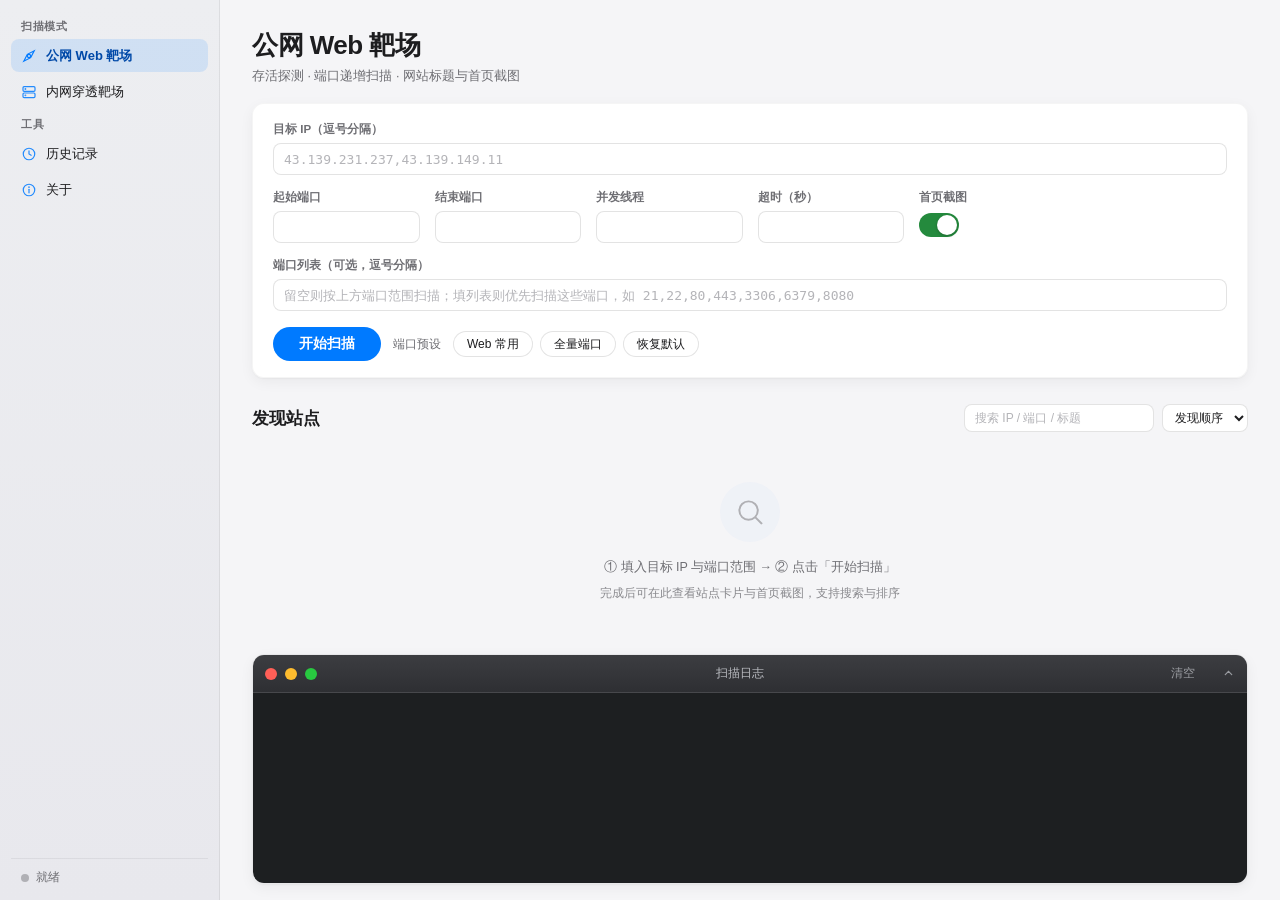
<file: gui/index.html>
<!DOCTYPE html>
<html lang="zh-CN">
<head>
  <meta charset="UTF-8">
  <meta name="viewport" content="width=device-width, initial-scale=1">
  <title>靶场扫描助手</title>
  <link rel="stylesheet" href="style.css">
  <script src="chart.umd.min.js"></script>
</head>
<body>
<div class="app">

  <!-- ============ 侧边栏 ============ -->
  <aside class="sidebar">
    <div class="nav-group-label first">扫描模式</div>
    <nav class="nav">
      <button class="nav-item active" data-page="scan">
        <svg width="16" height="16" viewBox="0 0 24 24" fill="none" stroke="currentColor" stroke-width="1.8" stroke-linecap="round">
          <circle cx="12" cy="12" r="2.4"/><path d="M4.2 19.8 9.5 9.5l10.3-5.3L14.5 14.5z"/>
        </svg>
        <span>公网 Web 靶场</span>
      </button>
      <button class="nav-item" data-page="internal">
        <svg width="16" height="16" viewBox="0 0 24 24" fill="none" stroke="currentColor" stroke-width="1.8" stroke-linecap="round">
          <rect x="3" y="4" width="18" height="7" rx="1.6"/><rect x="3" y="13.5" width="18" height="7" rx="1.6"/>
          <circle cx="6.6" cy="7.5" r=".5" fill="currentColor"/><circle cx="6.6" cy="17" r=".5" fill="currentColor"/>
        </svg>
        <span>内网穿透靶场</span>
      </button>
    </nav>

    <div class="nav-group-label">工具</div>
    <nav class="nav">
      <button class="nav-item" data-page="history">
        <svg width="16" height="16" viewBox="0 0 24 24" fill="none" stroke="currentColor" stroke-width="1.8" stroke-linecap="round">
          <circle cx="12" cy="12" r="8.6"/><path d="M12 7.4V12l3.2 1.9"/>
        </svg>
        <span>历史记录</span>
      </button>
      <button class="nav-item" data-page="about">
        <svg width="16" height="16" viewBox="0 0 24 24" fill="none" stroke="currentColor" stroke-width="1.8" stroke-linecap="round">
          <circle cx="12" cy="12" r="8.6"/><path d="M12 11v5.2"/><circle cx="12" cy="7.8" r=".4" fill="currentColor"/>
        </svg>
        <span>关于</span>
      </button>
    </nav>

    <div class="sidebar-footer">
      <span class="status-dot" id="statusDot"></span>
      <span id="statusText">就绪</span>
    </div>
  </aside>

  <!-- ============ 主区域 ============ -->
  <main class="main">

    <div class="pages">

      <!-- ===== 公网 Web 靶场 ===== -->
      <section id="page-scan" class="page active">
        <header class="page-header">
          <h1>公网 Web 靶场</h1>
          <p class="subtitle">存活探测 · 端口递增扫描 · 网站标题与首页截图</p>
        </header>

        <div class="card config-card">
          <div class="config-grid">
            <label class="field field-wide">
              <span>目标 IP（逗号分隔）</span>
              <input id="inpTargets" type="text" spellcheck="false"
                     placeholder="43.139.231.237,43.139.149.11">
            </label>
            <label class="field">
              <span>起始端口</span>
              <input id="inpPortStart" type="number" min="1" max="65535">
            </label>
            <label class="field">
              <span>结束端口</span>
              <input id="inpPortEnd" type="number" min="1" max="65535">
            </label>
            <label class="field">
              <span>并发线程</span>
              <input id="inpThreads" type="number" min="1" max="1000">
            </label>
            <label class="field">
              <span>超时（秒）</span>
              <input id="inpTimeout" type="number" min="0.5" max="30" step="0.5">
            </label>
            <div class="field field-check">
              <span>首页截图</span>
              <label class="switch"><input type="checkbox" id="inpShots" checked><i></i></label>
            </div>
            <label class="field field-wide2">
              <span>端口列表（可选，逗号分隔）</span>
              <input id="inpPortsList" type="text" spellcheck="false"
                     placeholder="留空则按上方端口范围扫描；填列表则优先扫描这些端口，如 21,22,80,443,3306,6379,8080">
            </label>
          </div>
          <div class="config-actions">
            <button id="btnScan" class="btn-primary">开始扫描</button>
            <span class="preset-label">端口预设</span>
            <div class="preset-group">
              <button class="preset-btn" data-ps="80" data-pe="8999">Web 常用</button>
              <button class="preset-btn" data-ports="21,22,23,25,53,80,110,135,139,143,161,389,443,445,465,514,587,636,873,993,995,1080,1099,1433,1521,2049,2181,2375,2379,3000,3306,3389,4369,5000,5432,5601,5672,5900,5984,6000,6379,7001,7002,8000,8008,8009,8010,8020,8043,8060,8080,8081,8085,8086,8088,8090,8161,8200,8443,8888,8899,9000,9001,9042,9092,9096,9200,9300,9418,9999,10000,10050,10250,11211,15672,16379,18080,27017,27018,28017,50000,60000,65535">全量端口</button>
              <button class="preset-btn" data-ps="8000" data-pe="8099">恢复默认</button>
            </div>
          </div>
        </div>

        <div class="progress-area" id="progressArea" hidden>
          <div class="progress-track"><div class="progress-fill" id="progressFill"></div></div>
          <div class="progress-row">
            <span class="progress-pos" id="targetPos" hidden></span>
            <span class="progress-text" id="progressText">准备中…</span>
            <span class="progress-pct" id="progressPct"></span>
          </div>
          <button class="btn-open report-btn" id="btnReport" hidden>查看本次报告</button>
        </div>

        <div class="stats-bar" id="statsBar" hidden>
          <div class="stat-chip target">
            <svg class="chip-icon" width="18" height="18" viewBox="0 0 24 24" fill="none" stroke="currentColor" stroke-width="1.6" stroke-linecap="round"><circle cx="12" cy="12" r="9"/><path d="M3 12h18M12 3a15 15 0 0 1 0 18M12 3a15 15 0 0 0 0 18"/></svg>
            <div class="chip-body"><b id="stTargets">0</b><span>目标</span></div>
          </div>
          <div class="stat-chip alive">
            <svg class="chip-icon" width="18" height="18" viewBox="0 0 24 24" fill="none" stroke="currentColor" stroke-width="1.6" stroke-linecap="round" stroke-linejoin="round"><path d="M3 12h4l2.5-5 3 10 2.5-5h6"/></svg>
            <div class="chip-body"><b id="stAlive">0</b><span>ping 存活</span></div>
          </div>
          <div class="stat-chip ports">
            <svg class="chip-icon" width="18" height="18" viewBox="0 0 24 24" fill="none" stroke="currentColor" stroke-width="1.6" stroke-linecap="round"><rect x="3" y="4" width="18" height="7" rx="1.5"/><rect x="3" y="13" width="18" height="7" rx="1.5"/><circle cx="6.6" cy="7.5" r=".4" fill="currentColor"/><circle cx="6.6" cy="16.5" r=".4" fill="currentColor"/></svg>
            <div class="chip-body"><b id="stPorts">0</b><span>开放端口</span></div>
          </div>
          <div class="stat-chip sites">
            <svg class="chip-icon" width="18" height="18" viewBox="0 0 24 24" fill="none" stroke="currentColor" stroke-width="1.6" stroke-linecap="round"><rect x="3.5" y="5" width="17" height="14" rx="2"/><path d="M3.5 9.5h17"/></svg>
            <div class="chip-body"><b id="stSites">0</b><span>网站</span></div>
          </div>
          <div class="stat-chip shots">
            <svg class="chip-icon" width="18" height="18" viewBox="0 0 24 24" fill="none" stroke="currentColor" stroke-width="1.6" stroke-linecap="round" stroke-linejoin="round"><rect x="3" y="7" width="18" height="13" rx="2.5"/><path d="M8 7l2-3h4l2 3"/><circle cx="12" cy="13.5" r="3.5"/></svg>
            <div class="chip-body"><b id="stShots">0</b><span>截图</span></div>
          </div>
        </div>
        <div class="scan-summary" id="scanSummary" hidden></div>

        <div class="results-head">
          <h2>发现站点</h2>
          <span class="count-badge" id="resultCount" hidden>0</span>
          <div class="results-tools">
            <input id="siteSearch" class="tool-search" type="text" spellcheck="false"
                   placeholder="搜索 IP / 端口 / 标题">
            <select id="siteSort" class="tool-select" title="排序方式">
              <option value="default">发现顺序</option>
              <option value="port">按端口号</option>
              <option value="status">按状态码</option>
              <option value="ip">按 IP</option>
            </select>
          </div>
        </div>
        <div class="results-grid" id="resultsGrid">
          <div class="empty-hint" id="emptyHint">
            <svg width="34" height="34" viewBox="0 0 24 24" fill="none" stroke="currentColor"
                 stroke-width="1.4" stroke-linecap="round" opacity=".45">
              <circle cx="11" cy="11" r="6.5"/><path d="m16 16 4.5 4.5"/>
            </svg>
            <p>① 填入目标 IP 与端口范围 → ② 点击「开始扫描」</p>
            <p class="sub">完成后可在此查看站点卡片与首页截图，支持搜索与排序</p>
          </div>
        </div>

        <!-- ===== 扫描数据看板 ===== -->
        <div class="dashboard" id="publicDash" hidden>
          <div class="dash-titlebar">
            <svg width="15" height="15" viewBox="0 0 24 24" fill="none" stroke="currentColor"
                 stroke-width="1.8" stroke-linecap="round"><rect x="3" y="3" width="7" height="7" rx="1.2"/>
              <rect x="14" y="3" width="7" height="7" rx="1.2"/><rect x="3" y="14" width="7" height="7" rx="1.2"/>
              <rect x="14" y="14" width="7" height="7" rx="1.2"/></svg>
            <span>扫描数据看板</span>
          </div>
          <div class="dash-grid">
            <div class="chart-card">
              <div class="chart-head">端口分布</div>
              <div class="chart-wrap"><canvas id="chartPortDist"></canvas></div>
            </div>
            <div class="chart-card">
              <div class="chart-head">HTTP 状态码</div>
              <div class="chart-wrap"><canvas id="chartHttpStatus"></canvas></div>
            </div>
            <div class="chart-card">
              <div class="chart-head">各目标端口数</div>
              <div class="chart-wrap"><canvas id="chartTargetBar"></canvas></div>
            </div>
            <div class="chart-card">
              <div class="chart-head">服务类型占比</div>
              <div class="chart-wrap"><canvas id="chartServiceType"></canvas></div>
            </div>
          </div>
        </div>
      </section>

      <!-- ===== 内网穿透靶场 ===== -->
      <section id="page-internal" class="page">
        <header class="page-header">
          <h1>内网穿透靶场</h1>
          <p class="subtitle">主机存活发现 · 系统判断（Linux / Windows）· 无凭据探测</p>
        </header>

        <div class="notice">
          <svg width="15" height="15" viewBox="0 0 24 24" fill="none" stroke="currentColor"
               stroke-width="1.8" stroke-linecap="round">
            <circle cx="12" cy="12" r="8.6"/><path d="M12 11v5.2"/><circle cx="12" cy="7.8" r=".4" fill="currentColor"/>
          </svg>
          请先连接向日葵 VPN，再启动内网扫描；探测全程不使用账号密码。
        </div>

        <div class="card config-card">
          <div class="config-grid internal-grid">
            <label class="field field-wide">
              <span>网段（CIDR，逗号分隔）</span>
              <input id="inpCidrs" type="text" spellcheck="false"
                     placeholder="192.168.3.0/24,192.168.4.0/24">
            </label>
            <label class="field field-wide2">
              <span>探测端口（逗号分隔）</span>
              <input id="inpPorts" type="text" spellcheck="false"
                     placeholder="22,80,443,135,139,445,3389,8080">
            </label>
            <label class="field">
              <span>并发线程</span>
              <input id="inpThreads2" type="number" min="1" max="1000">
            </label>
            <label class="field">
              <span>超时（秒）</span>
              <input id="inpTimeout2" type="number" min="0.5" max="10" step="0.5">
            </label>
          </div>
          <div class="config-actions">
            <button id="btnInternal" class="btn-primary">开始内网扫描</button>
          </div>
        </div>

        <div class="progress-area" id="progressArea2" hidden>
          <div class="progress-track"><div class="progress-fill" id="progressFill2"></div></div>
          <div class="progress-row">
            <span class="progress-text" id="progressText2">准备中…</span>
            <span class="progress-pct" id="progressPct2"></span>
          </div>
          <button class="btn-open report-btn" id="btnReport2" hidden>查看本次报告</button>
        </div>

        <div class="stats-bar" id="statsBar2" hidden>
          <div class="stat-chip alive">
            <svg class="chip-icon" width="18" height="18" viewBox="0 0 24 24" fill="none" stroke="currentColor" stroke-width="1.6" stroke-linecap="round"><rect x="3" y="4" width="18" height="7" rx="1.5"/><rect x="3" y="13" width="18" height="7" rx="1.5"/><circle cx="6.6" cy="7.5" r=".4" fill="currentColor"/><circle cx="6.6" cy="16.5" r=".4" fill="currentColor"/></svg>
            <div class="chip-body"><b id="stAlive2">0</b><span>存活主机</span></div>
          </div>
          <div class="stat-chip linux">
            <svg class="chip-icon" width="18" height="18" viewBox="0 0 24 24" fill="none" stroke="currentColor" stroke-width="1.6" stroke-linecap="round" stroke-linejoin="round"><rect x="3" y="4" width="18" height="16" rx="2"/><path d="M7 9l3 3-3 3M13 15h4"/></svg>
            <div class="chip-body"><b id="stLinux">0</b><span>Linux</span></div>
          </div>
          <div class="stat-chip windows">
            <svg class="chip-icon" width="18" height="18" viewBox="0 0 24 24" fill="none" stroke="currentColor" stroke-width="1.6" stroke-linecap="round"><rect x="3" y="3" width="8" height="8" rx="1.2"/><rect x="13" y="3" width="8" height="8" rx="1.2"/><rect x="3" y="13" width="8" height="8" rx="1.2"/><rect x="13" y="13" width="8" height="8" rx="1.2"/></svg>
            <div class="chip-body"><b id="stWin">0</b><span>Windows</span></div>
          </div>
          <div class="stat-chip unknown">
            <svg class="chip-icon" width="18" height="18" viewBox="0 0 24 24" fill="none" stroke="currentColor" stroke-width="1.6" stroke-linecap="round"><circle cx="12" cy="12" r="9"/><path d="M9.5 9.5a2.5 2.5 0 1 1 3.6 2.3c-.7.3-1.1 1-1.1 1.7"/><circle cx="12" cy="16.8" r=".5" fill="currentColor"/></svg>
            <div class="chip-body"><b id="stUnknown">0</b><span>未识别</span></div>
          </div>
        </div>
        <div class="scan-summary" id="scanSummary2" hidden></div>

        <div class="results-head">
          <h2>存活主机</h2>
          <span class="count-badge" id="hostCount" hidden>0</span>
        </div>

        <!-- ===== 内网扫描数据看板 ===== -->
        <div class="dashboard" id="internalDash" hidden>
          <div class="dash-titlebar">
            <svg width="15" height="15" viewBox="0 0 24 24" fill="none" stroke="currentColor"
                 stroke-width="1.8" stroke-linecap="round"><rect x="3" y="3" width="7" height="7" rx="1.2"/>
              <rect x="14" y="3" width="7" height="7" rx="1.2"/><rect x="3" y="14" width="7" height="7" rx="1.2"/>
              <rect x="14" y="14" width="7" height="7" rx="1.2"/></svg>
            <span>内网扫描数据看板</span>
          </div>
          <div class="dash-grid">
            <div class="chart-card">
              <div class="chart-head">操作系统分布</div>
              <div class="chart-wrap"><canvas id="chartOSDist"></canvas></div>
            </div>
            <div class="chart-card">
              <div class="chart-head">端口开放热度</div>
              <div class="chart-wrap"><canvas id="chartPortHeat"></canvas></div>
            </div>
            <div class="chart-card">
              <div class="chart-head">发现方式</div>
              <div class="chart-wrap"><canvas id="chartDiscover"></canvas></div>
            </div>
            <div class="chart-card">
              <div class="chart-head">TTL 分布</div>
              <div class="chart-wrap"><canvas id="chartTTLDist"></canvas></div>
            </div>
          </div>
        </div>

        <div class="card table-card">
          <table class="host-table" id="hostTable">
            <thead>
              <tr>
                <th class="sortable" data-sort="ip">IP</th>
                <th>发现</th>
                <th class="sortable" data-sort="ttl">TTL</th>
                <th class="sortable" data-sort="os">系统判断</th>
                <th class="sortable" data-sort="ports">开放端口</th>
                <th>MAC 地址</th>
                <th>依据</th>
              </tr>
            </thead>
            <tbody id="hostRows">
              <tr class="empty-row"><td colspan="7">
                <div class="empty-hint">
                  <svg width="34" height="34" viewBox="0 0 24 24" fill="none" stroke="currentColor"
                       stroke-width="1.4" stroke-linecap="round" opacity=".45">
                    <rect x="3" y="5" width="18" height="6.5" rx="1.6"/><rect x="3" y="13.5" width="18" height="6.5" rx="1.6"/>
                  </svg>
                  <p>① 连接向日葵 VPN → ② 填写网段 → ③ 点击「开始内网扫描」</p>
                  <p class="sub">结果自动按 Linux / Windows / 未识别 分组，并生成分类报告</p>
                </div>
              </td></tr>
            </tbody>
          </table>
        </div>
      </section>

      <!-- ===== 历史记录 ===== -->
      <section id="page-history" class="page">
        <header class="page-header">
          <h1>历史记录</h1>
          <p class="subtitle">最近的扫描运行 · 可查看分类报告或在系统文件管理器中打开</p>
        </header>
        <div class="card history-card" id="historyCard">
          <div class="history-tools">
            <input id="historySearch" class="tool-search" type="text" spellcheck="false"
                   placeholder="搜索时间 / 目标 / 摘要">
          </div>
          <div id="historyList" class="history-list"></div>
        </div>
      </section>

      <!-- ===== 关于 ===== -->
      <section id="page-about" class="page">
        <header class="page-header">
          <h1>关于</h1>
          <p class="subtitle">靶场扫描助手 v2.0 · macOS / Windows</p>
        </header>
        <div class="card about-card">
          <p>双模式靶场信息收集工具：</p>
          <ul>
            <li><b>公网 Web 靶场</b> — ICMP 存活探测、端口递增扫描、HTTP/HTTPS 首页抓取、Playwright 首页截图</li>
            <li><b>内网穿透靶场</b> — ICMP + TCP 存活发现、TTL / 端口指纹 / SSH Banner 多信号系统判断（无需凭据）</li>
          </ul>
          <p>每次扫描自动生成分类报告：report.html（内嵌截图）/ report.md / report.csv / report.json。</p>
          <ul>
            <li>命令行：<code>python3 range_scanner.py</code></li>
            <li>图形界面：macOS 双击 <code>启动靶场扫描.command</code>，Windows 双击 <code>启动靶场扫描.bat</code></li>
          </ul>
          <p class="footnote">仅用于授权靶场环境的安全教学与测试；内网模式不做爆破、不登录、不利用漏洞。</p>
        </div>
      </section>

    </div>

    <!-- ===== 共享日志控制台（固定在底部，可折叠） ===== -->
    <div class="console-card" id="consoleCard">
      <div class="console-titlebar" id="consoleToggle">
        <span class="dot red"></span><span class="dot yellow"></span><span class="dot green"></span>
        <span class="console-title">扫描日志</span>
        <button class="btn-ghost" id="btnClearLog">清空</button>
        <svg class="chev" width="13" height="13" viewBox="0 0 24 24" fill="none"
             stroke="currentColor" stroke-width="2.2" stroke-linecap="round">
          <path d="m6 14 6-6 6 6"/>
        </svg>
      </div>
      <div class="console" id="console"></div>
    </div>

  </main>
</div>

<!-- ===== 截图灯箱 ===== -->
<div class="lightbox" id="lightbox" hidden>
  <div class="lightbox-mask" id="lightboxMask"></div>
  <div class="lightbox-body">
    <div class="lightbox-head">
      <span id="lightboxTitle"></span>
      <button class="btn-ghost light-close" id="lightboxClose">关闭 ✕</button>
    </div>
    <img id="lightboxImg" alt="首页截图大图">
  </div>
</div>

<!-- ===== 历史看板弹窗 ===== -->
<div class="modal" id="dashModal" hidden>
  <div class="modal-mask" id="dashModalMask"></div>
  <div class="modal-body">
      <div class="modal-head">
        <div class="modal-head-left">
          <svg width="15" height="15" viewBox="0 0 24 24" fill="none" stroke="currentColor"
               stroke-width="1.8" stroke-linecap="round"><rect x="3" y="3" width="7" height="7" rx="1.2"/>
            <rect x="14" y="3" width="7" height="7" rx="1.2"/><rect x="3" y="14" width="7" height="7" rx="1.2"/>
            <rect x="14" y="14" width="7" height="7" rx="1.2"/></svg>
          <span id="dashModalTitle">扫描数据看板</span>
          <span class="modal-kind" id="dashModalKind"></span>
        </div>
        <div class="modal-head-actions">
          <button class="btn-ghost" id="dashModalMax">全屏</button>
          <button class="btn-ghost light-close" id="dashModalClose">关闭 ✕</button>
        </div>
      </div>
    <div class="modal-charts" id="dashModalCharts">
      <div class="dash-grid" id="dashModalGrid"></div>
      <div class="modal-empty" id="dashModalEmpty">
        <svg width="32" height="32" viewBox="0 0 24 24" fill="none" stroke="currentColor"
             stroke-width="1.4" stroke-linecap="round" opacity=".4">
          <rect x="3" y="3" width="7" height="7" rx="1.2"/><rect x="14" y="3" width="7" height="7" rx="1.2"/>
          <rect x="3" y="14" width="7" height="7" rx="1.2"/><rect x="14" y="14" width="7" height="7" rx="1.2"/>
        </svg>
        <p>暂无图表数据</p>
      </div>
    </div>
  </div>
</div>

<script src="app.js"></script>
</body>
</html>
</file>
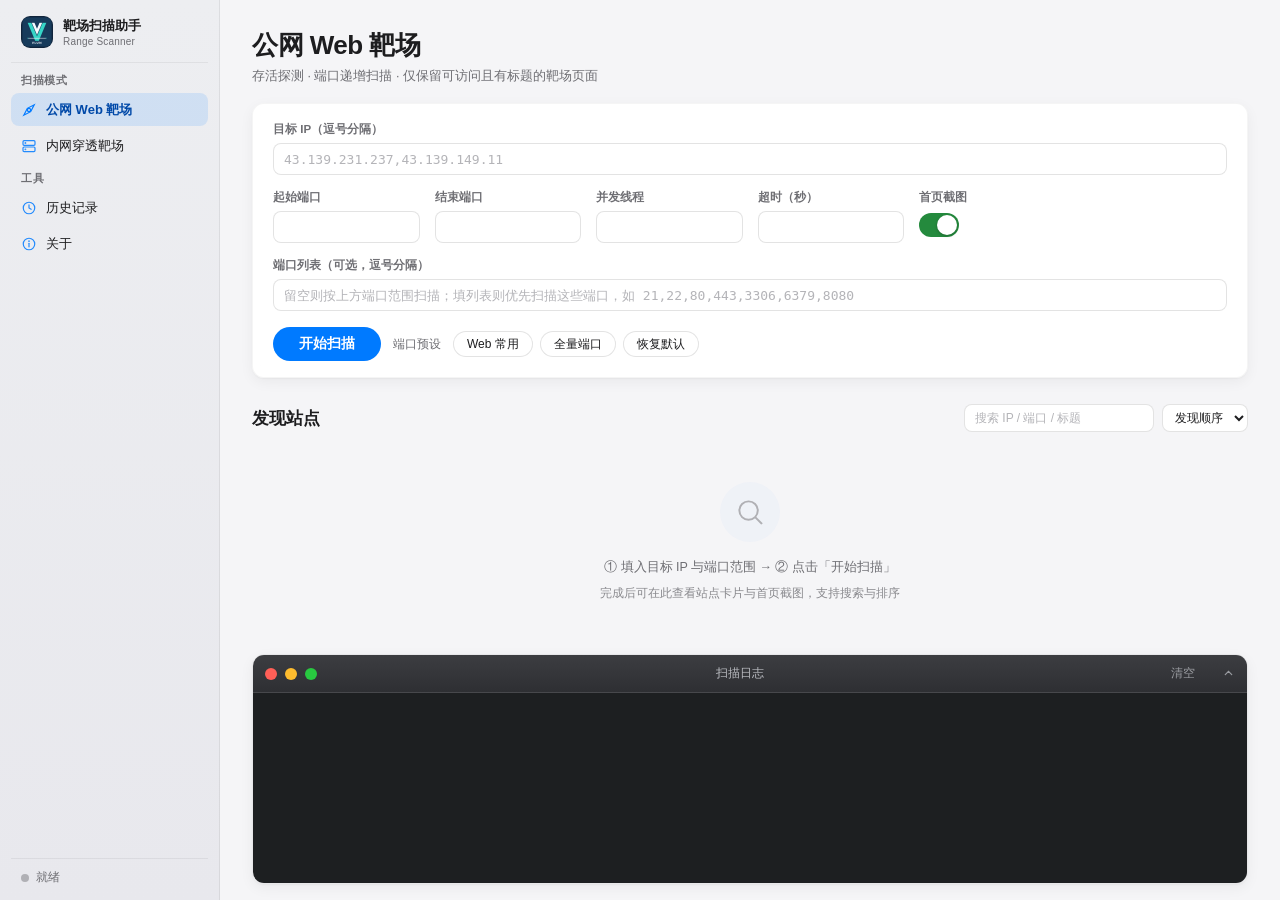
<file: scanner_app/desktop/web/index.html>
<!DOCTYPE html>
<html lang="zh-CN">
<head>
  <meta charset="UTF-8">
  <meta name="viewport" content="width=device-width, initial-scale=1">
  <title>靶场扫描助手</title>
  <link rel="icon" type="image/svg+xml" href="app_icon.svg">
  <link rel="alternate icon" type="image/png" href="app_icon.png">
  <link rel="stylesheet" href="style.css">
  <script src="chart.umd.min.js"></script>
</head>
<body>
<div class="app">

  <!-- ============ 侧边栏 ============ -->
  <aside class="sidebar">
    <div class="brand" aria-label="靶场扫描助手">
      <span class="brand-mark" aria-hidden="true">
        <img src="app_icon.png" alt="">
      </span>
      <span class="brand-copy">
        <strong>靶场扫描助手</strong>
        <small>Range Scanner</small>
      </span>
    </div>
    <div class="nav-group-label first">扫描模式</div>
    <nav class="nav">
      <button class="nav-item active" data-page="scan">
        <svg width="16" height="16" viewBox="0 0 24 24" fill="none" stroke="currentColor" stroke-width="1.8" stroke-linecap="round">
          <circle cx="12" cy="12" r="2.4"/><path d="M4.2 19.8 9.5 9.5l10.3-5.3L14.5 14.5z"/>
        </svg>
        <span>公网 Web 靶场</span>
      </button>
      <button class="nav-item" data-page="internal">
        <svg width="16" height="16" viewBox="0 0 24 24" fill="none" stroke="currentColor" stroke-width="1.8" stroke-linecap="round">
          <rect x="3" y="4" width="18" height="7" rx="1.6"/><rect x="3" y="13.5" width="18" height="7" rx="1.6"/>
          <circle cx="6.6" cy="7.5" r=".5" fill="currentColor"/><circle cx="6.6" cy="17" r=".5" fill="currentColor"/>
        </svg>
        <span>内网穿透靶场</span>
      </button>
    </nav>

    <div class="nav-group-label">工具</div>
    <nav class="nav">
      <button class="nav-item" data-page="history">
        <svg width="16" height="16" viewBox="0 0 24 24" fill="none" stroke="currentColor" stroke-width="1.8" stroke-linecap="round">
          <circle cx="12" cy="12" r="8.6"/><path d="M12 7.4V12l3.2 1.9"/>
        </svg>
        <span>历史记录</span>
      </button>
      <button class="nav-item" data-page="about">
        <svg width="16" height="16" viewBox="0 0 24 24" fill="none" stroke="currentColor" stroke-width="1.8" stroke-linecap="round">
          <circle cx="12" cy="12" r="8.6"/><path d="M12 11v5.2"/><circle cx="12" cy="7.8" r=".4" fill="currentColor"/>
        </svg>
        <span>关于</span>
      </button>
    </nav>

    <div class="sidebar-footer">
      <span class="status-dot" id="statusDot"></span>
      <span id="statusText">就绪</span>
    </div>
  </aside>

  <!-- ============ 主区域 ============ -->
  <main class="main">

    <div class="pages">

      <!-- ===== 公网 Web 靶场 ===== -->
      <section id="page-scan" class="page active">
        <header class="page-header">
          <h1>公网 Web 靶场</h1>
          <p class="subtitle">存活探测 · 端口递增扫描 · 仅保留可访问且有标题的靶场页面</p>
        </header>

        <div class="card config-card">
          <div class="config-grid">
            <label class="field field-wide">
              <span>目标 IP（逗号分隔）</span>
              <input id="inpTargets" type="text" spellcheck="false"
                     placeholder="43.139.231.237,43.139.149.11">
            </label>
            <label class="field">
              <span>起始端口</span>
              <input id="inpPortStart" type="number" min="1" max="65535">
            </label>
            <label class="field">
              <span>结束端口</span>
              <input id="inpPortEnd" type="number" min="1" max="65535">
            </label>
            <label class="field">
              <span>并发线程</span>
              <input id="inpThreads" type="number" min="1" max="1000">
            </label>
            <label class="field">
              <span>超时（秒）</span>
              <input id="inpTimeout" type="number" min="0.5" max="30" step="0.5">
            </label>
            <div class="field field-check">
              <span>首页截图</span>
              <label class="switch"><input type="checkbox" id="inpShots" checked><i></i></label>
            </div>
            <label class="field field-wide2">
              <span>端口列表（可选，逗号分隔）</span>
              <input id="inpPortsList" type="text" spellcheck="false"
                     placeholder="留空则按上方端口范围扫描；填列表则优先扫描这些端口，如 21,22,80,443,3306,6379,8080">
            </label>
          </div>
          <div class="config-actions">
            <button id="btnScan" class="btn-primary">开始扫描</button>
            <span class="preset-label">端口预设</span>
            <div class="preset-group">
              <button class="preset-btn" data-ps="80" data-pe="8999">Web 常用</button>
              <button class="preset-btn" data-ports="21,22,23,25,53,80,110,135,139,143,161,389,443,445,465,514,587,636,873,993,995,1080,1099,1433,1521,2049,2181,2375,2379,3000,3306,3389,4369,5000,5432,5601,5672,5900,5984,6000,6379,7001,7002,8000,8008,8009,8010,8020,8043,8060,8080,8081,8085,8086,8088,8090,8161,8200,8443,8888,8899,9000,9001,9042,9092,9096,9200,9300,9418,9999,10000,10050,10250,11211,15672,16379,18080,27017,27018,28017,50000,60000,65535">全量端口</button>
              <button class="preset-btn" data-ps="8000" data-pe="8020">恢复默认</button>
            </div>
          </div>
        </div>

        <div class="progress-area" id="progressArea" hidden>
          <div class="progress-track"><div class="progress-fill" id="progressFill"></div></div>
          <div class="progress-row">
            <span class="progress-pos" id="targetPos" hidden></span>
            <span class="progress-text" id="progressText">准备中…</span>
            <span class="progress-pct" id="progressPct"></span>
          </div>
          <button class="btn-open report-btn" id="btnReport" hidden>查看本次报告</button>
        </div>

        <div class="stats-bar" id="statsBar" hidden>
          <div class="stat-chip target">
            <svg class="chip-icon" width="18" height="18" viewBox="0 0 24 24" fill="none" stroke="currentColor" stroke-width="1.6" stroke-linecap="round"><circle cx="12" cy="12" r="9"/><path d="M3 12h18M12 3a15 15 0 0 1 0 18M12 3a15 15 0 0 0 0 18"/></svg>
            <div class="chip-body"><b id="stTargets">0</b><span>目标</span></div>
          </div>
          <div class="stat-chip alive">
            <svg class="chip-icon" width="18" height="18" viewBox="0 0 24 24" fill="none" stroke="currentColor" stroke-width="1.6" stroke-linecap="round" stroke-linejoin="round"><path d="M3 12h4l2.5-5 3 10 2.5-5h6"/></svg>
            <div class="chip-body"><b id="stAlive">0</b><span>ping 存活</span></div>
          </div>
          <div class="stat-chip ports">
            <svg class="chip-icon" width="18" height="18" viewBox="0 0 24 24" fill="none" stroke="currentColor" stroke-width="1.6" stroke-linecap="round"><rect x="3" y="4" width="18" height="7" rx="1.5"/><rect x="3" y="13" width="18" height="7" rx="1.5"/><circle cx="6.6" cy="7.5" r=".4" fill="currentColor"/><circle cx="6.6" cy="16.5" r=".4" fill="currentColor"/></svg>
            <div class="chip-body"><b id="stPorts">0</b><span>开放端口</span></div>
          </div>
          <div class="stat-chip sites">
            <svg class="chip-icon" width="18" height="18" viewBox="0 0 24 24" fill="none" stroke="currentColor" stroke-width="1.6" stroke-linecap="round"><rect x="3.5" y="5" width="17" height="14" rx="2"/><path d="M3.5 9.5h17"/></svg>
            <div class="chip-body"><b id="stSites">0</b><span>网站</span></div>
          </div>
          <div class="stat-chip shots">
            <svg class="chip-icon" width="18" height="18" viewBox="0 0 24 24" fill="none" stroke="currentColor" stroke-width="1.6" stroke-linecap="round" stroke-linejoin="round"><rect x="3" y="7" width="18" height="13" rx="2.5"/><path d="M8 7l2-3h4l2 3"/><circle cx="12" cy="13.5" r="3.5"/></svg>
            <div class="chip-body"><b id="stShots">0</b><span>截图</span></div>
          </div>
        </div>
        <div class="scan-summary" id="scanSummary" hidden></div>

        <div class="results-head">
          <h2>发现站点</h2>
          <span class="count-badge" id="resultCount" hidden>0</span>
          <div class="results-tools">
            <input id="siteSearch" class="tool-search" type="text" spellcheck="false"
                   placeholder="搜索 IP / 端口 / 标题">
            <select id="siteSort" class="tool-select" title="排序方式">
              <option value="default">发现顺序</option>
              <option value="port">按端口号</option>
              <option value="status">按状态码</option>
              <option value="ip">按 IP</option>
            </select>
          </div>
        </div>
        <div class="results-grid" id="resultsGrid">
          <div class="empty-hint" id="emptyHint">
            <svg width="34" height="34" viewBox="0 0 24 24" fill="none" stroke="currentColor"
                 stroke-width="1.4" stroke-linecap="round" opacity=".45">
              <circle cx="11" cy="11" r="6.5"/><path d="m16 16 4.5 4.5"/>
            </svg>
            <p>① 填入目标 IP 与端口范围 → ② 点击「开始扫描」</p>
            <p class="sub">完成后可在此查看站点卡片与首页截图，支持搜索与排序</p>
          </div>
        </div>

        <!-- ===== 扫描数据看板 ===== -->
        <div class="dashboard" id="publicDash" hidden>
          <div class="dash-titlebar">
            <svg width="15" height="15" viewBox="0 0 24 24" fill="none" stroke="currentColor"
                 stroke-width="1.8" stroke-linecap="round"><rect x="3" y="3" width="7" height="7" rx="1.2"/>
              <rect x="14" y="3" width="7" height="7" rx="1.2"/><rect x="3" y="14" width="7" height="7" rx="1.2"/>
              <rect x="14" y="14" width="7" height="7" rx="1.2"/></svg>
            <span>扫描数据看板</span>
          </div>
          <div class="dash-grid">
            <div class="chart-card">
              <div class="chart-head">端口分布</div>
              <div class="chart-wrap"><canvas id="chartPortDist"></canvas></div>
            </div>
            <div class="chart-card">
              <div class="chart-head">HTTP 状态码</div>
              <div class="chart-wrap"><canvas id="chartHttpStatus"></canvas></div>
            </div>
            <div class="chart-card">
              <div class="chart-head">各目标端口数</div>
              <div class="chart-wrap"><canvas id="chartTargetBar"></canvas></div>
            </div>
            <div class="chart-card">
              <div class="chart-head">服务类型占比</div>
              <div class="chart-wrap"><canvas id="chartServiceType"></canvas></div>
            </div>
          </div>
        </div>
      </section>

      <!-- ===== 内网穿透靶场 ===== -->
      <section id="page-internal" class="page">
        <header class="page-header">
          <h1>内网穿透靶场</h1>
          <p class="subtitle">主机存活发现 · 系统判断（Linux / Windows）· 无凭据探测</p>
        </header>

        <div class="notice">
          <svg width="15" height="15" viewBox="0 0 24 24" fill="none" stroke="currentColor"
               stroke-width="1.8" stroke-linecap="round">
            <circle cx="12" cy="12" r="8.6"/><path d="M12 11v5.2"/><circle cx="12" cy="7.8" r=".4" fill="currentColor"/>
          </svg>
          请先连接向日葵 VPN，再启动内网扫描；探测全程不使用账号密码。
        </div>

        <div class="card config-card">
          <div class="config-grid internal-grid">
            <label class="field field-wide">
              <span>网段（CIDR，逗号分隔）</span>
              <input id="inpCidrs" type="text" spellcheck="false"
                     placeholder="192.168.3.0/24,192.168.4.0/24">
            </label>
            <label class="field field-wide2">
              <span>探测端口（逗号分隔）</span>
              <input id="inpPorts" type="text" spellcheck="false"
                     placeholder="22,80,443,135,139,445,3389,8080">
            </label>
            <label class="field">
              <span>并发线程</span>
              <input id="inpThreads2" type="number" min="1" max="1000">
            </label>
            <label class="field">
              <span>超时（秒）</span>
              <input id="inpTimeout2" type="number" min="0.5" max="10" step="0.5">
            </label>
          </div>
          <div class="config-actions">
            <button id="btnInternal" class="btn-primary">开始内网扫描</button>
          </div>
        </div>

        <div class="progress-area" id="progressArea2" hidden>
          <div class="progress-track"><div class="progress-fill" id="progressFill2"></div></div>
          <div class="progress-row">
            <span class="progress-text" id="progressText2">准备中…</span>
            <span class="progress-pct" id="progressPct2"></span>
          </div>
          <button class="btn-open report-btn" id="btnReport2" hidden>查看本次报告</button>
        </div>

        <div class="stats-bar" id="statsBar2" hidden>
          <div class="stat-chip alive">
            <svg class="chip-icon" width="18" height="18" viewBox="0 0 24 24" fill="none" stroke="currentColor" stroke-width="1.6" stroke-linecap="round"><rect x="3" y="4" width="18" height="7" rx="1.5"/><rect x="3" y="13" width="18" height="7" rx="1.5"/><circle cx="6.6" cy="7.5" r=".4" fill="currentColor"/><circle cx="6.6" cy="16.5" r=".4" fill="currentColor"/></svg>
            <div class="chip-body"><b id="stAlive2">0</b><span>存活主机</span></div>
          </div>
          <div class="stat-chip linux">
            <svg class="chip-icon" width="18" height="18" viewBox="0 0 24 24" fill="none" stroke="currentColor" stroke-width="1.6" stroke-linecap="round" stroke-linejoin="round"><rect x="3" y="4" width="18" height="16" rx="2"/><path d="M7 9l3 3-3 3M13 15h4"/></svg>
            <div class="chip-body"><b id="stLinux">0</b><span>Linux</span></div>
          </div>
          <div class="stat-chip windows">
            <svg class="chip-icon" width="18" height="18" viewBox="0 0 24 24" fill="none" stroke="currentColor" stroke-width="1.6" stroke-linecap="round"><rect x="3" y="3" width="8" height="8" rx="1.2"/><rect x="13" y="3" width="8" height="8" rx="1.2"/><rect x="3" y="13" width="8" height="8" rx="1.2"/><rect x="13" y="13" width="8" height="8" rx="1.2"/></svg>
            <div class="chip-body"><b id="stWin">0</b><span>Windows</span></div>
          </div>
          <div class="stat-chip unknown">
            <svg class="chip-icon" width="18" height="18" viewBox="0 0 24 24" fill="none" stroke="currentColor" stroke-width="1.6" stroke-linecap="round"><circle cx="12" cy="12" r="9"/><path d="M9.5 9.5a2.5 2.5 0 1 1 3.6 2.3c-.7.3-1.1 1-1.1 1.7"/><circle cx="12" cy="16.8" r=".5" fill="currentColor"/></svg>
            <div class="chip-body"><b id="stUnknown">0</b><span>未识别</span></div>
          </div>
        </div>
        <div class="scan-summary" id="scanSummary2" hidden></div>

        <div class="results-head">
          <h2>存活主机</h2>
          <span class="count-badge" id="hostCount" hidden>0</span>
        </div>

        <!-- ===== 内网扫描数据看板 ===== -->
        <div class="dashboard" id="internalDash" hidden>
          <div class="dash-titlebar">
            <svg width="15" height="15" viewBox="0 0 24 24" fill="none" stroke="currentColor"
                 stroke-width="1.8" stroke-linecap="round"><rect x="3" y="3" width="7" height="7" rx="1.2"/>
              <rect x="14" y="3" width="7" height="7" rx="1.2"/><rect x="3" y="14" width="7" height="7" rx="1.2"/>
              <rect x="14" y="14" width="7" height="7" rx="1.2"/></svg>
            <span>内网扫描数据看板</span>
          </div>
          <div class="dash-grid">
            <div class="chart-card">
              <div class="chart-head">操作系统分布</div>
              <div class="chart-wrap"><canvas id="chartOSDist"></canvas></div>
            </div>
            <div class="chart-card">
              <div class="chart-head">端口开放热度</div>
              <div class="chart-wrap"><canvas id="chartPortHeat"></canvas></div>
            </div>
            <div class="chart-card">
              <div class="chart-head">发现方式</div>
              <div class="chart-wrap"><canvas id="chartDiscover"></canvas></div>
            </div>
            <div class="chart-card">
              <div class="chart-head">TTL 分布</div>
              <div class="chart-wrap"><canvas id="chartTTLDist"></canvas></div>
            </div>
          </div>
        </div>

        <div class="card table-card">
          <table class="host-table" id="hostTable">
            <thead>
              <tr>
                <th class="sortable" data-sort="ip">IP</th>
                <th>发现</th>
                <th class="sortable" data-sort="ttl">TTL</th>
                <th class="sortable" data-sort="os">系统判断</th>
                <th class="sortable" data-sort="ports">开放端口</th>
                <th>MAC 地址</th>
                <th>依据</th>
              </tr>
            </thead>
            <tbody id="hostRows">
              <tr class="empty-row"><td colspan="7">
                <div class="empty-hint">
                  <svg width="34" height="34" viewBox="0 0 24 24" fill="none" stroke="currentColor"
                       stroke-width="1.4" stroke-linecap="round" opacity=".45">
                    <rect x="3" y="5" width="18" height="6.5" rx="1.6"/><rect x="3" y="13.5" width="18" height="6.5" rx="1.6"/>
                  </svg>
                  <p>① 连接向日葵 VPN → ② 填写网段 → ③ 点击「开始内网扫描」</p>
                  <p class="sub">结果自动按 Linux / Windows / 未识别 分组，并生成分类报告</p>
                </div>
              </td></tr>
            </tbody>
          </table>
        </div>
      </section>

      <!-- ===== 历史记录 ===== -->
      <section id="page-history" class="page">
        <header class="page-header">
          <h1>历史记录</h1>
          <p class="subtitle">最近的扫描运行 · 可查看分类报告或在系统文件管理器中打开</p>
        </header>
        <div class="card history-card" id="historyCard">
          <div class="history-tools">
            <input id="historySearch" class="tool-search" type="text" spellcheck="false"
                   placeholder="搜索时间 / 目标 / 摘要">
          </div>
          <div id="historyList" class="history-list"></div>
        </div>
      </section>

      <!-- ===== 关于 ===== -->
      <section id="page-about" class="page">
        <header class="page-header">
          <h1>关于</h1>
          <p class="subtitle">靶场扫描助手 · macOS / Windows</p>
        </header>
        <div class="card about-card">
          <p>双模式靶场信息收集工具：</p>
          <ul>
            <li><b>公网 Web 靶场</b> — ICMP 存活探测、端口递增扫描、HTTP/HTTPS 首页抓取、Playwright 首页截图</li>
            <li><b>内网穿透靶场</b> — ICMP + TCP 存活发现、TTL / 端口指纹 / SSH Banner 多信号系统判断（无需凭据）</li>
          </ul>
          <p>每次扫描自动生成分类报告：report.html（内嵌截图）/ report.md / report.csv / report.json。</p>
          <ul>
            <li>命令行：<code>python3 -m scanner_app.cli.public</code></li>
            <li>图形界面：macOS 双击 <code>launchers/启动靶场扫描.command</code>，Windows 双击 <code>launchers/启动靶场扫描.vbs</code></li>
          </ul>
          <p class="footnote">仅用于授权靶场环境的安全教学与测试；内网模式不做爆破、不登录、不利用漏洞。</p>
        </div>
      </section>

    </div>

    <!-- ===== 共享日志控制台（固定在底部，可折叠） ===== -->
    <div class="console-card" id="consoleCard">
      <div class="console-titlebar" id="consoleToggle">
        <span class="dot red"></span><span class="dot yellow"></span><span class="dot green"></span>
        <span class="console-title">扫描日志</span>
        <button class="btn-ghost" id="btnClearLog">清空</button>
        <svg class="chev" width="13" height="13" viewBox="0 0 24 24" fill="none"
             stroke="currentColor" stroke-width="2.2" stroke-linecap="round">
          <path d="m6 14 6-6 6 6"/>
        </svg>
      </div>
      <div class="console" id="console"></div>
    </div>

  </main>
</div>

<!-- ===== 截图灯箱 ===== -->
<div class="lightbox" id="lightbox" hidden>
  <div class="lightbox-mask" id="lightboxMask"></div>
  <div class="lightbox-body">
    <div class="lightbox-head">
      <span id="lightboxTitle"></span>
      <button class="btn-ghost light-close" id="lightboxClose">关闭 ✕</button>
    </div>
    <img id="lightboxImg" alt="首页截图大图">
  </div>
</div>

<!-- ===== 历史看板弹窗 ===== -->
<div class="modal" id="dashModal" hidden>
  <div class="modal-mask" id="dashModalMask"></div>
  <div class="modal-body">
      <div class="modal-head">
        <div class="modal-head-left">
          <svg width="15" height="15" viewBox="0 0 24 24" fill="none" stroke="currentColor"
               stroke-width="1.8" stroke-linecap="round"><rect x="3" y="3" width="7" height="7" rx="1.2"/>
            <rect x="14" y="3" width="7" height="7" rx="1.2"/><rect x="3" y="14" width="7" height="7" rx="1.2"/>
            <rect x="14" y="14" width="7" height="7" rx="1.2"/></svg>
          <span id="dashModalTitle">扫描数据看板</span>
          <span class="modal-kind" id="dashModalKind"></span>
        </div>
        <div class="modal-head-actions">
          <button class="btn-ghost" id="dashModalMax">全屏</button>
          <button class="btn-ghost light-close" id="dashModalClose">关闭 ✕</button>
        </div>
      </div>
    <div class="modal-charts" id="dashModalCharts">
      <div class="dash-grid" id="dashModalGrid"></div>
      <div class="modal-empty" id="dashModalEmpty">
        <svg width="32" height="32" viewBox="0 0 24 24" fill="none" stroke="currentColor"
             stroke-width="1.4" stroke-linecap="round" opacity=".4">
          <rect x="3" y="3" width="7" height="7" rx="1.2"/><rect x="14" y="3" width="7" height="7" rx="1.2"/>
          <rect x="3" y="14" width="7" height="7" rx="1.2"/><rect x="14" y="14" width="7" height="7" rx="1.2"/>
        </svg>
        <p>暂无图表数据</p>
      </div>
    </div>
  </div>
</div>

<script src="app.js"></script>
</body>
</html>
</file>
<file: gui/style.css>
/* ===== 靶场扫描助手 · macOS 风格 v2.1（精制版） ===== */

:root {
  --bg: #f5f5f7;
  --sidebar: #ebebef;
  --sidebar-top: #edeef1;
  --sidebar-bottom: #e8e8ed;
  --card: rgba(255, 255, 255, 0.92);
  --card-solid: #ffffff;
  --text: #1d1d1f;
  --text-2: #6e6e73;
  --blue: #007aff;
  --blue-hover: #0a84ff;
  --blue-bg: rgba(0, 122, 255, 0.1);
  --green: #248a3d;
  --green-bg: rgba(52, 199, 89, 0.14);
  --orange: #c93400;
  --orange-bg: rgba(255, 149, 0, 0.14);
  --red: #ff3b30;
  --red-bg: rgba(255, 59, 48, 0.12);
  --separator: rgba(0, 0, 0, 0.06);
  --field-border: rgba(0, 0, 0, 0.11);
  --input-bg: rgba(255, 255, 255, 0.85);
  --input-focus-bg: #ffffff;
  --input-disabled-bg: #f4f4f6;
  --hover-bg: rgba(0, 0, 0, 0.045);
  --head-bg: #fafafc;
  --surface-solid: #ffffff;
  --code-bg: rgba(0, 0, 0, 0.05);
  --console-bg: #1d1f21;
  --radius: 12px;
  --radius-sm: 9px;
  --shadow: 0 1px 2px rgba(0, 0, 0, 0.04), 0 4px 14px rgba(0, 0, 0, 0.05);
  --shadow-lift: 0 2px 6px rgba(0, 0, 0, 0.05), 0 10px 28px rgba(0, 0, 0, 0.1);
}

/* ===== 暗色模式（跟随系统） ===== */
@media (prefers-color-scheme: dark) {
  :root {
    --bg: #1e1e22;
    --sidebar: #2a2a2f;
    --sidebar-top: #313136;
    --sidebar-bottom: #26262b;
    --card: rgba(44, 44, 49, 0.92);
    --card-solid: #2c2c31;
    --text: #f5f5f7;
    --text-2: #98989f;
    --blue: #0a84ff;
    --blue-hover: #339dff;
    --blue-bg: rgba(10, 132, 255, 0.16);
    --green: #30d158;
    --green-bg: rgba(48, 209, 88, 0.16);
    --orange: #ff9f0a;
    --orange-bg: rgba(255, 159, 10, 0.16);
    --red: #ff453a;
    --red-bg: rgba(255, 69, 58, 0.16);
    --separator: rgba(255, 255, 255, 0.09);
    --field-border: rgba(255, 255, 255, 0.18);
    --input-bg: rgba(58, 58, 64, 0.9);
    --input-focus-bg: #33333a;
    --input-disabled-bg: #26262b;
    --hover-bg: rgba(255, 255, 255, 0.06);
    --head-bg: #2a2a30;
    --surface-solid: #2c2c31;
    --code-bg: rgba(255, 255, 255, 0.08);
    --shadow: 0 1px 2px rgba(0, 0, 0, 0.35), 0 4px 14px rgba(0, 0, 0, 0.3);
    --shadow-lift: 0 2px 6px rgba(0, 0, 0, 0.45), 0 10px 28px rgba(0, 0, 0, 0.5);
  }
  .notice { color: #5db0ff; }
  .nav-item.active { color: #7cb8ff; }
  .host-table tbody tr:hover { background: rgba(0, 122, 255, 0.1); }
  .history-item:hover { background: rgba(255, 255, 255, 0.03); }
  .log-line { color: #c8c8ce; }
}

* { margin: 0; padding: 0; box-sizing: border-box; }
[hidden] { display: none !important; }
html, body { height: 100%; }

::selection { background: rgba(0, 122, 255, 0.22); }

body {
  font-family: -apple-system, BlinkMacSystemFont, "SF Pro Text",
               "PingFang SC", "Helvetica Neue", "Microsoft YaHei", sans-serif;
  font-size: 13px;
  color: var(--text);
  background: var(--bg);
  -webkit-font-smoothing: antialiased;
  user-select: none;
  overflow: hidden;
}

.app { display: flex; height: 100vh; }

/* ============ 侧边栏 ============ */
.sidebar {
  width: 220px;
  flex-shrink: 0;
  background: linear-gradient(180deg, var(--sidebar-top) 0%, var(--sidebar-bottom) 100%);
  border-right: 1px solid rgba(0, 0, 0, 0.07);
  display: flex;
  flex-direction: column;
  padding: 14px 11px 12px;
}

.nav-group-label {
  padding: 10px 10px 5px;
  font-size: 10.5px;
  font-weight: 700;
  color: var(--text-2);
  letter-spacing: 0.6px;
  text-transform: uppercase;
}
.nav-group-label.first { padding-top: 6px; }

.nav { display: flex; flex-direction: column; gap: 3px; }

.nav-item {
  display: flex;
  align-items: center;
  gap: 9px;
  width: 100%;
  padding: 7.5px 10px;
  border: none;
  border-radius: 8px;
  background: transparent;
  color: var(--text);
  font-size: 13px;
  font-weight: 500;
  font-family: inherit;
  cursor: pointer;
  text-align: left;
  transition: background 0.13s, transform 0.07s, color 0.13s;
}
.nav-item svg { color: var(--blue); opacity: 0.85; flex-shrink: 0; }
.nav-item:hover { background: var(--hover-bg); }
.nav-item.active {
  background: rgba(0, 122, 255, 0.12);
  color: #0049a8;
  font-weight: 650;
}
.nav-item.active svg { opacity: 1; }
.nav-item:active { transform: scale(0.98); }

.sidebar-footer {
  margin-top: auto;
  display: flex; align-items: center; gap: 7px;
  padding: 10px 10px 2px;
  font-size: 12px;
  color: var(--text-2);
  border-top: 1px solid rgba(0, 0, 0, 0.06);
}

.status-dot {
  width: 8px; height: 8px; border-radius: 50%;
  background: #b0b0b5; flex-shrink: 0;
  transition: background 0.25s;
}
.status-dot.on { background: #30d158; animation: pulse 1.4s ease-in-out infinite; }
@keyframes pulse {
  0%   { box-shadow: 0 0 0 0 rgba(48, 209, 88, 0.45); }
  70%  { box-shadow: 0 0 0 7px rgba(48, 209, 88, 0); }
  100% { box-shadow: 0 0 0 0 rgba(48, 209, 88, 0); }
}

/* ============ 主区域 ============ */
.main { flex: 1; display: flex; flex-direction: column; min-width: 0; }

.pages { flex: 1; overflow-y: auto; padding: 28px 32px 22px; }

.page { display: none; max-width: 1240px; }
.page.active { display: block; animation: fadein 0.22s ease; }
@keyframes fadein { from { opacity: 0; transform: translateY(6px); } to { opacity: 1; transform: none; } }

.page-header h1 { font-size: 26px; font-weight: 720; letter-spacing: -0.5px; }
.page-header .subtitle { margin-top: 5px; color: var(--text-2); font-size: 12.5px; }

.notice {
  margin-top: 17px;
  display: flex;
  align-items: center;
  gap: 9px;
  padding: 10px 15px;
  background: rgba(0, 122, 255, 0.08);
  color: #0040a8;
  border-radius: var(--radius-sm);
  font-size: 12.5px;
  border: 1px solid rgba(0, 122, 255, 0.12);
}
.notice svg { flex-shrink: 0; }

/* ============ 卡片与表单 ============ */
.card {
  background: var(--card);
  border-radius: var(--radius);
  box-shadow: var(--shadow);
  border: 1px solid rgba(0, 0, 0, 0.04);
  backdrop-filter: blur(10px);
}

.config-card { margin-top: 18px; padding: 18px 20px 16px; }

.config-grid {
  display: grid;
  grid-template-columns: repeat(auto-fit, minmax(140px, 1fr));
  gap: 15px;
}
.internal-grid { grid-template-columns: repeat(auto-fit, minmax(260px, 1fr)); }
.field-wide { grid-column: 1 / -1; }
.field-wide2 { grid-column: 1 / -1; }

.field { display: flex; flex-direction: column; gap: 6px; }
.field > span { font-size: 11.5px; font-weight: 600; color: var(--text-2); }

.field input[type="text"], .field input[type="number"] {
  height: 32px;
  padding: 0 10px;
  border: 1px solid var(--field-border);
  border-radius: 8px;
  background: var(--input-bg);
  font-size: 13px;
  font-family: "SF Mono", Menlo, "PingFang SC", monospace;
  color: var(--text);
  outline: none;
  transition: border 0.13s, box-shadow 0.13s, background 0.13s;
  width: 100%;
}
.field input::placeholder { color: #b4b4b8; }
.field input:focus {
  border-color: var(--blue);
  background: var(--input-focus-bg);
  box-shadow: 0 0 0 3.5px rgba(0, 122, 255, 0.14);
}
.field input:disabled { background: var(--input-disabled-bg); color: var(--text-2); }

/* 输入实时校验：非法时红框 */
.field input.invalid {
  border-color: var(--red);
  box-shadow: 0 0 0 3px rgba(255, 59, 48, 0.12);
}

.field-check { align-items: flex-start; }
.field-check > span { margin-bottom: 2px; }

/* macOS 开关 */
.switch { position: relative; display: inline-block; width: 40px; height: 24px; cursor: pointer; }
.switch input { opacity: 0; width: 0; height: 0; }
.switch i {
  position: absolute; inset: 0;
  background: rgba(120, 120, 128, 0.24);
  border-radius: 99px;
  transition: background 0.18s;
}
.switch i::after {
  content: "";
  position: absolute;
  left: 2px; top: 2px;
  width: 20px; height: 20px;
  background: #fff;
  border-radius: 50%;
  box-shadow: 0 1px 3px rgba(0, 0, 0, 0.25);
  transition: transform 0.18s cubic-bezier(0.25, 0.8, 0.25, 1);
}
.switch input:checked + i { background: var(--green); }
.switch input:checked + i::after { transform: translateX(16px); }
.switch.disabled { opacity: 0.45; pointer-events: none; }

.config-actions { margin-top: 16px; display: flex; align-items: center; gap: 12px; flex-wrap: wrap; }

.preset-label { font-size: 12px; color: var(--text-2); font-weight: 500; }
.preset-group { display: flex; gap: 7px; }
.preset-btn {
  height: 26px;
  padding: 0 13px;
  border: 1px solid var(--field-border);
  border-radius: 99px;
  background: var(--surface-solid);
  color: var(--text);
  font-size: 12px;
  font-weight: 500;
  font-family: inherit;
  cursor: pointer;
  transition: background 0.13s, border 0.13s, color 0.13s, transform 0.07s;
}
.preset-btn:hover { background: var(--blue-bg); border-color: rgba(0, 122, 255, 0.4); color: var(--blue); }
.preset-btn:active { transform: scale(0.96); }

/* 胶囊主按钮 */
.btn-primary {
  height: 34px;
  padding: 0 26px;
  border: none;
  border-radius: 980px;
  background: var(--blue);
  color: #fff;
  font-size: 14px;
  font-weight: 620;
  font-family: inherit;
  cursor: pointer;
  transition: background 0.13s, transform 0.07s, box-shadow 0.13s;
}
.btn-primary:hover { background: var(--blue-hover); box-shadow: 0 3px 10px rgba(0, 122, 255, 0.32); }
.btn-primary:active { transform: scale(0.97); }
.btn-primary:disabled { opacity: 0.5; cursor: default; box-shadow: none; }
.btn-primary.stop { background: var(--red); }
.btn-primary.stop:hover { background: #ff453a; box-shadow: 0 3px 10px rgba(255, 59, 48, 0.32); }
.btn-primary.scanning { animation: breathe 1.7s ease-in-out infinite; }
@keyframes breathe {
  0%, 100% { box-shadow: 0 0 0 0 rgba(255, 59, 48, 0.32); }
  50% { box-shadow: 0 0 0 8px rgba(255, 59, 48, 0); }
}

.btn-ghost {
  border: none;
  background: transparent;
  color: var(--blue);
  font-size: 12px;
  font-family: inherit;
  cursor: pointer;
  padding: 4px 9px;
  border-radius: 6px;
  transition: background 0.13s, color 0.13s;
}
.btn-ghost:hover { background: var(--blue-bg); }

/* ============ 进度条 ============ */
.progress-area { margin-top: 16px; }
.progress-track {
  height: 6px;
  border-radius: 99px;
  background: rgba(120, 120, 128, 0.16);
  overflow: hidden;
  position: relative;
}
.progress-fill {
  height: 100%; width: 0%;
  border-radius: 99px;
  background: linear-gradient(90deg, var(--blue), #4aa3ff);
  box-shadow: 0 0 10px rgba(0, 122, 255, 0.35);
  transition: width 0.3s cubic-bezier(0.25, 0.8, 0.25, 1);
  position: relative;
  overflow: hidden;
}
.progress-fill::after {
  content: "";
  position: absolute;
  inset: 0;
  background: linear-gradient(90deg, transparent, rgba(255,255,255,0.35), transparent);
  transform: translateX(-100%);
  animation: shimmer 1.8s infinite;
}
@keyframes shimmer {
  100% { transform: translateX(100%); }
}
.progress-text {
  font-size: 12px;
  color: var(--text-2);
}
.progress-row {
  margin-top: 8px;
  display: flex;
  justify-content: space-between;
  align-items: center;
}
.progress-pos {
  font-size: 12px;
  color: var(--blue);
  font-weight: 600;
  flex-shrink: 0;
}
.progress-pct {
  font-size: 12px;
  color: var(--text-2);
  font-variant-numeric: tabular-nums;
  font-weight: 600;
}
.report-btn { margin-top: 10px; height: 28px; }

/* ============ 统计条 ============ */
.stats-bar {
  margin-top: 18px;
  display: flex;
  gap: 12px;
  flex-wrap: wrap;
}
.stat-chip {
  background: var(--card);
  border-radius: var(--radius-sm);
  padding: 11px 15px;
  min-width: 112px;
  box-shadow: var(--shadow);
  border: 1px solid rgba(0, 0, 0, 0.035);
  position: relative;
  overflow: hidden;
  display: flex;
  align-items: center;
  gap: 10px;
  transition: box-shadow 0.13s;
}
.stat-chip:hover { box-shadow: var(--shadow-lift); }
.stat-chip::before {
  content: "";
  position: absolute;
  left: 0; top: 10px; bottom: 10px;
  width: 3px;
  border-radius: 0 2px 2px 0;
  background: var(--text-2);
}
.stat-chip .chip-icon { flex-shrink: 0; opacity: 0.85; }
.stat-chip .chip-body { display: flex; flex-direction: column; gap: 1px; min-width: 0; }
.stat-chip b {
  display: block;
  font-size: 21px;
  font-weight: 740;
  letter-spacing: -0.5px;
  font-variant-numeric: tabular-nums;
  line-height: 1.1;
}
.stat-chip span { font-size: 11.5px; color: var(--text-2); font-weight: 500; }
#stTargets { color: var(--text); }
#stAlive  { color: var(--green); }
#stPorts  { color: var(--blue); }
#stSites  { color: var(--orange); }
#stShots  { color: #c96a00; }
.stat-chip:has(b#stAlive)::before, .stat-chip:has(b#stAlive) .chip-icon { color: var(--green); }
.stat-chip:has(b#stPorts)::before, .stat-chip:has(b#stPorts) .chip-icon { color: var(--blue); }
.stat-chip:has(b#stSites)::before, .stat-chip:has(b#stSites) .chip-icon { color: var(--orange); }
.stat-chip:has(b#stShots)::before, .stat-chip:has(b#stShots) .chip-icon { color: #c96a00; }
.stat-chip:has(b#stTargets)::before, .stat-chip:has(b#stTargets) .chip-icon { color: var(--text-2); }
.stat-chip.linux b, .stat-chip.linux .chip-icon { color: var(--green); }
.stat-chip.windows b, .stat-chip.windows .chip-icon { color: var(--blue); }
.stat-chip.unknown b, .stat-chip.unknown .chip-icon { color: var(--text-2); }
.stat-chip.linux::before { background: var(--green); }
.stat-chip.windows::before { background: var(--blue); }
.stat-chip.unknown::before { background: var(--text-2); }

/* 扫描摘要条 */
.scan-summary {
  margin-top: 12px;
  padding: 9px 14px;
  border-radius: var(--radius-sm);
  background: var(--card);
  border: 1px solid rgba(0, 0, 0, 0.04);
  box-shadow: var(--shadow);
  font-size: 12px;
  color: var(--text-2);
  display: flex;
  align-items: center;
  gap: 16px;
  flex-wrap: wrap;
}
.scan-summary b { color: var(--text); font-weight: 650; }
.scan-summary .sum-item { display: inline-flex; align-items: center; gap: 5px; }
.scan-summary .dash-link { margin-left: auto; height: 26px; }

/* ============ 结果区（公网） ============ */
.results-head {
  margin-top: 26px;
  display: flex;
  align-items: center;
  gap: 8px;
  flex-wrap: wrap;
}
.results-head h2 { font-size: 17px; font-weight: 700; margin-right: 4px; }

.results-tools {
  margin-left: auto;
  display: flex;
  align-items: center;
  gap: 8px;
}
.tool-search {
  height: 28px;
  width: 190px;
  padding: 0 10px;
  border: 1px solid var(--field-border);
  border-radius: 8px;
  background: var(--surface-solid);
  font-size: 12px;
  font-family: inherit;
  color: var(--text);
  outline: none;
  transition: border 0.13s, box-shadow 0.13s;
}
.tool-search::placeholder { color: #b4b4b8; }
.tool-search:focus {
  border-color: var(--blue);
  box-shadow: 0 0 0 3px rgba(0, 122, 255, 0.14);
}
.tool-select {
  height: 28px;
  padding: 0 8px;
  border: 1px solid var(--field-border);
  border-radius: 8px;
  background: var(--surface-solid);
  font-size: 12px;
  font-family: inherit;
  color: var(--text);
  outline: none;
  cursor: pointer;
  transition: border 0.13s, box-shadow 0.13s;
}
.tool-select:focus {
  border-color: var(--blue);
  box-shadow: 0 0 0 3px rgba(0, 122, 255, 0.14);
}

.count-badge {
  min-width: 20px; height: 20px; padding: 0 7px;
  border-radius: 99px;
  background: var(--blue-bg);
  color: var(--blue);
  font-size: 12px; font-weight: 650;
  display: inline-flex; align-items: center; justify-content: center;
}

.results-grid {
  margin-top: 12px;
  display: grid;
  grid-template-columns: repeat(auto-fill, minmax(300px, 1fr));
  gap: 14px;
}

.site-card {
  background: var(--card);
  border-radius: var(--radius);
  border: 1px solid rgba(0, 0, 0, 0.04);
  box-shadow: var(--shadow);
  overflow: hidden;
  display: flex;
  flex-direction: column;
  animation: cardin 0.24s ease;
  transition: transform 0.15s ease, box-shadow 0.15s ease;
}
.site-card:hover { box-shadow: var(--shadow-lift); }
@keyframes cardin { from { opacity: 0; transform: scale(0.96) translateY(4px); } to { opacity: 1; transform: none; } }

.site-thumb {
  height: 122px;
  background: linear-gradient(145deg, #3a3d42, #25272b);
  display: flex;
  align-items: center;
  justify-content: center;
  overflow: hidden;
  position: relative;
  cursor: default;
}
.site-thumb::before {
  content: "";
  position: absolute;
  inset: 0;
  background: radial-gradient(circle at 30% 20%, rgba(255,255,255,0.06), transparent 55%);
  pointer-events: none;
}
.site-thumb img {
  width: 100%; height: 100%;
  object-fit: cover; object-position: top;
  display: block;
  cursor: zoom-in;
}
.site-thumb .thumb-wait {
  color: #9a9da2;
  font-size: 11.5px;
  display: flex;
  flex-direction: column;
  align-items: center;
  gap: 7px;
}
.spinner {
  width: 16px; height: 16px;
  border: 2px solid rgba(255, 255, 255, 0.22);
  border-top-color: #fff;
  border-radius: 50%;
  animation: spin 0.85s linear infinite;
}
@keyframes spin { to { transform: rotate(360deg); } }

.site-info { padding: 12px 14px 13px; display: flex; align-items: center; gap: 11px; }
.site-avatar {
  width: 38px; height: 38px;
  border-radius: 10px;
  flex-shrink: 0;
  display: flex; align-items: center; justify-content: center;
  color: #fff; font-size: 16px; font-weight: 700;
  overflow: hidden;
  box-shadow: inset 0 1px 1px rgba(255,255,255,0.15), 0 2px 5px rgba(0,0,0,0.08);
}
.fav-img { width: 22px; height: 22px; border-radius: 4px; object-fit: cover; }
.site-main { flex: 1; min-width: 0; }
.site-title {
  font-size: 13.5px; font-weight: 650;
  white-space: nowrap; overflow: hidden; text-overflow: ellipsis;
}
.site-url {
  margin-top: 2px;
  font-family: "SF Mono", Menlo, monospace;
  font-size: 11px;
  color: var(--text-2);
  white-space: nowrap; overflow: hidden; text-overflow: ellipsis;
}
.site-meta { margin-top: 4px; display: flex; align-items: center; gap: 7px; min-width: 0; }

.badge { font-size: 11px; font-weight: 650; padding: 1.5px 8px; border-radius: 99px; flex-shrink: 0; }
.badge.ok    { background: var(--green-bg); color: var(--green); }
.badge.other { background: var(--orange-bg); color: var(--orange); }

.site-server {
  font-size: 11px; color: var(--text-2);
  white-space: nowrap; overflow: hidden; text-overflow: ellipsis;
}

.btn-open {
  flex-shrink: 0;
  height: 27px;
  padding: 0 13px;
  border: 1px solid var(--field-border);
  border-radius: 99px;
  background: var(--surface-solid);
  color: var(--blue);
  font-size: 12px; font-weight: 520;
  font-family: inherit;
  cursor: pointer;
  transition: background 0.13s, border 0.13s, color 0.13s, transform 0.07s;
}
.btn-open:hover { background: var(--blue-bg); border-color: rgba(0, 122, 255, 0.45); }
.btn-open:active { transform: scale(0.95); }
.btn-open.disabled { opacity: 0.5; cursor: default; pointer-events: none; }

.btn-delete { color: var(--red); border-color: rgba(255, 59, 48, 0.3); }
.btn-delete:hover { background: var(--red-bg); border-color: rgba(255, 59, 48, 0.5); }
.btn-delete.armed {
  background: var(--red);
  border-color: var(--red);
  color: #fff;
  font-weight: 600;
}

.empty-hint {
  grid-column: 1 / -1;
  padding: 38px 0 34px;
  text-align: center;
  color: var(--text-2);
  font-size: 12.5px;
}
.empty-hint svg {
  margin-bottom: 4px;
  opacity: 0.5;
  padding: 13px;
  box-sizing: content-box;
  background: rgba(0, 122, 255, 0.05);
  border-radius: 50%;
}
.empty-hint p { margin-top: 10px; }
.empty-hint .sub { font-size: 11.5px; opacity: 0.8; }

/* ============ 主机表格（内网） ============ */
.table-card { margin-top: 12px; overflow-x: auto; }
.host-table { width: 100%; min-width: 820px; border-collapse: collapse; }
.host-table th {
  text-align: left;
  padding: 10px 14px;
  font-size: 11.5px;
  font-weight: 650;
  color: var(--text-2);
  background: var(--head-bg);
  border-bottom: 1px solid var(--separator);
  position: sticky;
  top: 0;
  z-index: 1;
  white-space: nowrap;
}
.host-table th.sortable { cursor: pointer; user-select: none; transition: color 0.12s; }
.host-table th.sortable:hover { color: var(--blue); }
.host-table th.sorted { color: var(--blue); }
.host-table th.sorted::after {
  content: " ▾";
  font-size: 10px;
}
.host-table th.sorted.asc::after { content: " ▴"; }
.host-table tbody tr { animation: cardin 0.2s ease; transition: background 0.12s; }
.host-table tbody tr:hover { background: rgba(0, 122, 255, 0.04); }
.host-table td {
  padding: 10px 14px;
  font-size: 12.5px;
  border-bottom: 1px solid var(--separator);
  vertical-align: middle;
}
.host-table tr:last-child td { border-bottom: none; }
.host-table tbody tr { animation: cardin 0.2s ease; }
.host-table .ip { font-family: "SF Mono", Menlo, monospace; font-weight: 650; cursor: copy; }
.host-table .ip:hover { color: var(--blue); text-decoration: underline; text-decoration-color: rgba(0,122,255,0.4); }
.host-table .ports { font-family: "SF Mono", Menlo, monospace; font-size: 11.5px; color: var(--text-2); }
.host-table .mac { font-family: "SF Mono", Menlo, monospace; font-size: 11.5px; color: var(--text-2); white-space: nowrap; }
.host-table .reason { color: var(--text-2); font-size: 11.5px; max-width: 300px; }

.os-badge { font-size: 11px; font-weight: 650; padding: 2.5px 10px; border-radius: 99px; white-space: nowrap; }
.os-badge.Linux   { background: var(--green-bg); color: var(--green); }
.os-badge.Windows { background: var(--blue-bg); color: var(--blue); }
.os-badge.未知    { background: rgba(120, 120, 128, 0.14); color: var(--text-2); }

.empty-row td { padding: 0 !important; }

/* ============ 日志控制台 ============ */
.console-card {
  flex-shrink: 0;
  margin: 0 32px 16px;
  border-radius: var(--radius);
  overflow: hidden;
  box-shadow: var(--shadow);
  border: 1px solid rgba(0, 0, 0, 0.06);
  display: flex;
  flex-direction: column;
}

.console-titlebar {
  height: 38px;
  flex-shrink: 0;
  background: linear-gradient(180deg, #3c3d41, #2e2f33);
  display: flex;
  align-items: center;
  gap: 8px;
  padding: 0 12px;
  border-bottom: 1px solid rgba(255, 255, 255, 0.06);
  cursor: pointer;
  user-select: none;
  transition: background 0.13s;
}
.console-titlebar:hover { background: linear-gradient(180deg, #45464b, #35363b); }
.dot { width: 12px; height: 12px; border-radius: 50%; transition: filter 0.13s; }
.console-titlebar:hover .dot.red    { filter: brightness(1.15); }
.console-titlebar:hover .dot.yellow { filter: brightness(1.15); }
.console-titlebar:hover .dot.green  { filter: brightness(1.15); }
.dot.red { background: #ff5f57; }
.dot.yellow { background: #febc2e; }
.dot.green { background: #28c840; }

.console-title { flex: 1; text-align: center; color: #b9bbc0; font-size: 12px; font-weight: 520; }
.console-titlebar .btn-ghost { color: #9a9ca1; margin-right: 10px; }
.console-titlebar .btn-ghost:hover { background: rgba(255, 255, 255, 0.1); }
.chev { color: #9a9ca1; transition: transform 0.2s; }

.console {
  height: 190px;
  overflow-y: auto;
  background: var(--console-bg);
  padding: 10px 14px;
  font-family: "SF Mono", Menlo, "Courier New", monospace;
  font-size: 12px;
  line-height: 1.65;
  user-select: text;
  transition: height 0.2s ease;
}
.console-card.collapsed .console { height: 0; padding-top: 0; padding-bottom: 0; }
.console-card.collapsed .chev { transform: rotate(180deg); }

.log-line { white-space: pre-wrap; word-break: break-all; color: #cfd1d5; }
.log-time { color: #6f7277; margin-right: 8px; }
.log-line.success .msg { color: #30d158; }
.log-line.warn   .msg { color: #ffd60a; }
.log-line.error  .msg { color: #ff6961; }

/* 扫描完成顶部横幅 */
.log-line.banner {
  display: flex;
  align-items: center;
  margin-bottom: 6px;
  padding: 6px 10px;
  border-radius: 7px;
  font-weight: 650;
}
.log-line.banner.success { background: rgba(48, 209, 88, 0.14); color: #30d158; }
.log-line.banner.warn    { background: rgba(255, 214, 10, 0.12); color: #ffd60a; }
.log-line.banner .log-time { color: inherit; }

/* ============ 历史记录 ============ */
.history-card { margin-top: 18px; overflow: hidden; }
.history-tools { padding: 12px 14px 0; }
.history-tools .tool-search { width: 260px; }
.history-list { display: flex; flex-direction: column; }

.history-item {
  display: flex;
  align-items: center;
  gap: 14px;
  padding: 13px 18px;
  border-bottom: 1px solid var(--separator);
  transition: background 0.13s, opacity 0.18s ease;
}
.history-item:hover { background: var(--hover-bg); }
.history-item:last-child { border-bottom: none; }

.history-folder {
  width: 40px; height: 40px;
  flex-shrink: 0;
  border-radius: 10px;
  display: flex; align-items: center; justify-content: center;
}
.history-folder.internal { background: var(--orange-bg); color: var(--orange); }
.history-folder.public   { background: var(--blue-bg); color: var(--blue); }

.history-info { flex: 1; min-width: 0; }
.history-time { font-size: 13px; font-weight: 650; }
.history-desc {
  margin-top: 3px; font-size: 12px; color: var(--text-2);
  white-space: nowrap; overflow: hidden; text-overflow: ellipsis;
}
.history-actions { display: flex; gap: 8px; flex-shrink: 0; }
.history-actions .btn-open { height: 28px; }
.history-actions .btn-delete { padding: 0 11px; }

/* ============ 关于 ============ */
.about-card { margin-top: 18px; padding: 22px 24px; line-height: 1.8; }
.about-card ul { margin: 10px 0 14px 22px; }
.about-card code {
  font-family: "SF Mono", Menlo, monospace;
  font-size: 12px;
  background: var(--code-bg);
  padding: 1.5px 7px;
  border-radius: 5px;
}
.about-card .footnote { color: var(--text-2); font-size: 12px; margin-top: 10px; }

/* ============ 数据看板（精制版） ============ */
.dashboard {
  margin-top: 24px;
  background: transparent;
  border-radius: 0;
  box-shadow: none;
  border: none;
  overflow: visible;
  animation: cardin 0.35s ease;
}

.dash-titlebar {
  display: flex;
  align-items: center;
  gap: 9px;
  padding: 12px 18px;
  font-size: 14.5px;
  font-weight: 700;
  border-radius: var(--radius);
  background: var(--card);
  box-shadow: var(--shadow);
  border: 1px solid rgba(0, 0, 0, 0.04);
  margin-bottom: 14px;
  backdrop-filter: blur(10px);
}
.dash-titlebar svg { color: var(--blue); }

.dash-grid {
  display: grid;
  grid-template-columns: repeat(auto-fit, minmax(290px, 1fr));
  gap: 14px;
}

.chart-card {
  background: var(--card);
  border-radius: var(--radius);
  border: 1px solid rgba(0, 0, 0, 0.04);
  box-shadow: var(--shadow);
  padding: 16px 18px 18px;
  display: flex;
  flex-direction: column;
  transition: transform 0.15s ease, box-shadow 0.15s ease;
}
.chart-card:hover { box-shadow: var(--shadow-lift); }

.chart-head {
  font-size: 12.5px;
  font-weight: 650;
  color: var(--text-2);
  margin-bottom: 12px;
  text-align: left;
  letter-spacing: 0.2px;
  display: flex;
  align-items: center;
  justify-content: space-between;
  gap: 8px;
}

.chart-export {
  flex-shrink: 0;
  height: 22px;
  padding: 0 9px;
  border: 1px solid var(--field-border);
  border-radius: 99px;
  background: transparent;
  color: var(--text-2);
  font-size: 11px;
  font-weight: 500;
  font-family: inherit;
  cursor: pointer;
  transition: background 0.13s, border 0.13s, color 0.13s;
}
.chart-export:hover {
  background: var(--blue-bg);
  border-color: rgba(0, 122, 255, 0.4);
  color: var(--blue);
}

.chart-wrap {
  flex: 1;
  position: relative;
  min-height: 220px;
  display: flex;
  align-items: center;
  justify-content: center;
}
.chart-wrap canvas {
  max-width: 100%;
  max-height: 240px;
}

/* ============ 灯箱 ============ */
.lightbox {
  position: fixed; inset: 0; z-index: 99;
  display: flex; align-items: center; justify-content: center;
}
.lightbox-mask { position: absolute; inset: 0; background: rgba(0, 0, 0, 0.65); backdrop-filter: blur(8px); }
.lightbox-body {
  position: relative;
  max-width: 88vw; max-height: 86vh;
  background: var(--surface-solid);
  border-radius: 16px;
  overflow: hidden;
  display: flex; flex-direction: column;
  box-shadow: 0 20px 65px rgba(0, 0, 0, 0.42);
  animation: cardin 0.2s ease;
}
.lightbox-head {
  display: flex; align-items: center; justify-content: space-between;
  padding: 11px 17px;
  border-bottom: 1px solid var(--separator);
  font-size: 13px; font-weight: 650;
  flex-shrink: 0;
}
.light-close { color: var(--red); }
#lightboxImg { max-width: 88vw; max-height: calc(86vh - 48px); object-fit: contain; display: block; }

/* ============ 看板弹窗 ============ */
.modal {
  position: fixed; inset: 0; z-index: 100;
  display: flex; align-items: center; justify-content: center;
}
.modal-mask { position: absolute; inset: 0; background: rgba(0, 0, 0, 0.58); backdrop-filter: blur(9px); }
.modal-body {
  position: relative;
  width: 880px;
  max-height: 86vh;
  background: var(--surface-solid);
  border-radius: 16px;
  overflow: hidden;
  display: flex; flex-direction: column;
  box-shadow: 0 22px 70px rgba(0, 0, 0, 0.42);
  animation: cardin 0.25s ease;
}
.modal-head {
  display: flex; align-items: center; justify-content: space-between;
  padding: 14px 20px;
  border-bottom: 1px solid var(--separator);
  background: linear-gradient(180deg, var(--head-bg), var(--surface-solid));
  flex-shrink: 0;
}
.modal-head-left {
  display: flex; align-items: center; gap: 9px;
  font-size: 15px; font-weight: 700;
}
.modal-head-actions { display: flex; align-items: center; gap: 4px; }
.modal-body.fullscreen {
  width: 96vw;
  max-height: 94vh;
}
.modal-body.fullscreen .modal-charts .chart-wrap { min-height: 240px; }
.modal-head-left svg { color: var(--blue); }
.modal-kind {
  font-size: 11px; font-weight: 650;
  padding: 2.5px 9px; border-radius: 99px;
}
.modal-kind.public   { background: var(--blue-bg); color: var(--blue); }
.modal-kind.internal { background: var(--orange-bg); color: var(--orange); }
.modal-charts {
  flex: 1;
  overflow-y: auto;
  padding: 16px 18px 20px;
}
.modal-charts .dash-grid {
  border-radius: 0;
}
.modal-charts .chart-card {
  min-height: 220px;
}
.modal-charts .chart-wrap {
  min-height: 220px;
}
.modal-empty {
  display: flex; flex-direction: column; align-items: center; justify-content: center;
  padding: 70px 0;
  color: var(--text-2); font-size: 13px;
  gap: 10px;
}
.modal-empty svg { margin-bottom: -4px; }

/* ============ 滚动条 ============ */
.pages::-webkit-scrollbar, .console::-webkit-scrollbar, .modal-charts::-webkit-scrollbar { width: 9px; }
.pages::-webkit-scrollbar-thumb, .console::-webkit-scrollbar-thumb, .modal-charts::-webkit-scrollbar-thumb { border-radius: 99px; }
.pages::-webkit-scrollbar-thumb { background: rgba(0, 0, 0, 0.16); border: 2px solid var(--bg); }
.console::-webkit-scrollbar-thumb { background: rgba(255, 255, 255, 0.18); border: 2px solid var(--console-bg); }
.modal-charts::-webkit-scrollbar-thumb { background: rgba(0, 0, 0, 0.16); border: 2px solid var(--surface-solid); }

/* ============ Windows 原生主题 ============
   Windows 使用 Segoe UI / Fluent 风格；macOS 保留上方的 Apple 主题。 */
body.platform-windows {
  --bg: #f3f3f3;
  --sidebar: #f7f7f7;
  --sidebar-top: #f7f7f7;
  --sidebar-bottom: #f7f7f7;
  --card: #ffffff;
  --card-solid: #ffffff;
  --surface-solid: #ffffff;
  --text: #1f1f1f;
  --text-2: #5f5f5f;
  --blue: #0f6cbd;
  --blue-hover: #115ea3;
  --blue-bg: #e5f1fb;
  --green: #107c10;
  --green-bg: #dff6dd;
  --orange: #d83b01;
  --orange-bg: #fff4ce;
  --red: #c42b1c;
  --red-bg: #fde7e9;
  --separator: #e5e5e5;
  --field-border: #d1d1d1;
  --input-bg: #ffffff;
  --input-focus-bg: #ffffff;
  --input-disabled-bg: #f0f0f0;
  --hover-bg: #f5f5f5;
  --head-bg: #fafafa;
  --code-bg: #f5f5f5;
  --console-bg: #1f1f1f;
  --radius: 8px;
  --radius-sm: 6px;
  --shadow: 0 1px 2px rgba(0, 0, 0, 0.08);
  --shadow-lift: 0 4px 12px rgba(0, 0, 0, 0.12);
  font-family: "Segoe UI Variable", "Segoe UI", "Microsoft YaHei UI", "Microsoft YaHei", sans-serif;
  font-size: 14px;
  -webkit-font-smoothing: auto;
}

body.platform-windows .app { height: 100dvh; }
body.platform-windows .sidebar {
  width: 228px;
  padding: 12px 8px 10px;
  background: var(--sidebar);
  border-right: 1px solid #dedede;
  background-image: none;
}
body.platform-windows .nav-group-label {
  padding: 12px 12px 6px;
  color: #616161;
  font-size: 11px;
  font-weight: 600;
  letter-spacing: normal;
  text-transform: none;
}
body.platform-windows .nav-item {
  min-height: 40px;
  padding: 0 12px;
  border-radius: 4px;
  gap: 10px;
  color: #303030;
  font-size: 14px;
  font-weight: 400;
  transition: background 120ms ease, color 120ms ease;
}
body.platform-windows .nav-item:hover { background: #ededed; }
body.platform-windows .nav-item.active {
  background: var(--blue-bg);
  color: var(--blue);
  font-weight: 600;
  box-shadow: inset 3px 0 0 var(--blue);
}
body.platform-windows .nav-item:active { transform: none; }
body.platform-windows .sidebar-footer {
  padding: 12px 12px 4px;
  border-top-color: #dedede;
  font-size: 13px;
}

body.platform-windows .pages { padding: 24px 28px 18px; }
body.platform-windows .page-header h1 {
  font-size: 25px;
  font-weight: 600;
  letter-spacing: normal;
}
body.platform-windows .page-header .subtitle { font-size: 13px; }
body.platform-windows .notice {
  padding: 11px 14px;
  border-radius: 6px;
  border-left: 3px solid var(--blue);
  color: #134b78;
  background: #e8f3fc;
  font-size: 13px;
}
body.platform-windows .card,
body.platform-windows .stat-chip,
body.platform-windows .scan-summary,
body.platform-windows .dash-titlebar,
body.platform-windows .chart-card,
body.platform-windows .site-card {
  background: var(--card);
  border-color: #e1e1e1;
  box-shadow: var(--shadow);
  backdrop-filter: none;
}
body.platform-windows .config-card { margin-top: 16px; padding: 20px 20px 18px; }
body.platform-windows .config-grid { gap: 16px; }
body.platform-windows .field { gap: 7px; }
body.platform-windows .field > span { font-size: 12px; color: #505050; }
body.platform-windows .field input[type="text"],
body.platform-windows .field input[type="number"] {
  height: 36px;
  border-radius: 4px;
  background: var(--input-bg);
  color: var(--text);
  font-family: "Segoe UI", "Microsoft YaHei UI", sans-serif;
  font-size: 14px;
}
body.platform-windows .field input::placeholder,
body.platform-windows .tool-search::placeholder { color: #8a8a8a; }
body.platform-windows .field input:focus,
body.platform-windows .tool-search:focus,
body.platform-windows .tool-select:focus {
  border-color: var(--blue);
  box-shadow: 0 0 0 2px rgba(15, 108, 189, 0.24);
}
body.platform-windows button:focus-visible,
body.platform-windows input:focus-visible,
body.platform-windows select:focus-visible {
  outline: 2px solid var(--blue);
  outline-offset: 1px;
}
body.platform-windows .switch { width: 44px; height: 24px; }
body.platform-windows .switch i { background: #8a8886; }
body.platform-windows .switch input:checked + i { background: var(--blue); }
body.platform-windows .config-actions { margin-top: 18px; gap: 10px; }
body.platform-windows .preset-label { font-size: 13px; }
body.platform-windows .preset-group { gap: 8px; }
body.platform-windows .preset-btn {
  height: 32px;
  border-radius: 4px;
  padding: 0 12px;
  background: var(--surface-solid);
  color: #333;
  font-size: 13px;
}
body.platform-windows .preset-btn:hover {
  background: var(--blue-bg);
  border-color: var(--blue);
  color: var(--blue);
}
body.platform-windows .preset-btn:disabled { opacity: 0.55; cursor: default; }
body.platform-windows .btn-primary {
  height: 36px;
  padding: 0 18px;
  border-radius: 4px;
  background: var(--blue);
  font-size: 14px;
  font-weight: 600;
  box-shadow: none;
  transition: background 120ms ease, border-color 120ms ease;
}
body.platform-windows .btn-primary:hover { background: var(--blue-hover); box-shadow: none; }
body.platform-windows .btn-primary:active { transform: none; }
body.platform-windows .btn-primary.scanning { animation: none; }

body.platform-windows .progress-area { margin-top: 18px; }
body.platform-windows .progress-track { height: 4px; border-radius: 2px; background: #dedede; }
body.platform-windows .progress-fill {
  border-radius: 2px;
  background: var(--blue);
  box-shadow: none;
  transition: width 180ms ease-out;
}
body.platform-windows .progress-fill::after { display: none; }
body.platform-windows .progress-text,
body.platform-windows .progress-pct { font-size: 13px; }
body.platform-windows .stats-bar { gap: 10px; }
body.platform-windows .stat-chip {
  min-width: 120px;
  border-radius: 6px;
  padding: 12px 14px;
  transition: border-color 120ms ease, box-shadow 120ms ease;
}
body.platform-windows .stat-chip:hover { box-shadow: var(--shadow); }
body.platform-windows .stat-chip b { letter-spacing: normal; }
body.platform-windows .scan-summary { border-radius: 6px; }

body.platform-windows .results-head { margin-top: 22px; }
body.platform-windows .results-head h2 { font-size: 18px; font-weight: 600; }
body.platform-windows .tool-search,
body.platform-windows .tool-select {
  height: 32px;
  border-radius: 4px;
  font-size: 13px;
}
body.platform-windows .results-grid { gap: 12px; }
body.platform-windows .site-card { border-radius: 8px; animation: none; }
body.platform-windows .site-card:hover { box-shadow: var(--shadow-lift); }
body.platform-windows .site-thumb {
  background: #303030;
  background-image: none;
}
body.platform-windows .site-thumb::before { display: none; }
body.platform-windows .site-avatar {
  background-image: none !important;
  background-color: var(--blue) !important;
  border-radius: 4px;
  box-shadow: none;
}
body.platform-windows .dashboard { animation: none; }
body.platform-windows .dash-titlebar,
body.platform-windows .chart-card { border-radius: 8px; }
body.platform-windows .chart-card { transition: border-color 120ms ease, box-shadow 120ms ease; }
body.platform-windows .chart-card:hover { box-shadow: var(--shadow); }

body.platform-windows .console-card {
  margin: 0 28px 14px;
  border-radius: 8px;
  border-color: #dedede;
  box-shadow: var(--shadow);
}
body.platform-windows .console-titlebar {
  height: 36px;
  padding: 0 12px;
  background: var(--surface-solid);
  border-bottom-color: #e5e5e5;
  transition: background 120ms ease;
}
body.platform-windows .console-titlebar:hover { background: #f5f5f5; }
body.platform-windows .console-titlebar .dot { display: none; }
body.platform-windows .console-title {
  text-align: left;
  color: var(--text-2);
  font-size: 13px;
  font-weight: 600;
}
body.platform-windows .console-titlebar .btn-ghost,
body.platform-windows .chev { color: var(--text-2); }
body.platform-windows .console-titlebar .btn-ghost { margin-right: 8px; }
body.platform-windows .console {
  height: 156px;
  padding: 10px 14px;
  font-family: Consolas, "Cascadia Mono", "Courier New", monospace;
  font-size: 12px;
}
body.platform-windows .history-item { padding: 14px 18px; }
body.platform-windows .history-folder { border-radius: 6px; }
body.platform-windows .about-card { line-height: 1.75; }

body.platform-windows .lightbox-mask,
body.platform-windows .modal-mask { backdrop-filter: none; }
body.platform-windows .lightbox-body,
body.platform-windows .modal-body { border-radius: 8px; animation: none; }
body.platform-windows .modal-head {
  background: var(--surface-solid);
  padding: 13px 18px;
}
body.platform-windows .modal-head-left { font-size: 16px; font-weight: 600; }
body.platform-windows .chart-export { border-radius: 4px; }
body.platform-windows .page.active,
body.platform-windows .host-table tbody tr { animation: none; }
body.platform-windows .pages::-webkit-scrollbar-thumb,
body.platform-windows .modal-charts::-webkit-scrollbar-thumb { background: #c8c8c8; }

@media (prefers-color-scheme: dark) {
  body.platform-windows {
    --bg: #202020;
    --sidebar: #202020;
    --sidebar-top: #202020;
    --sidebar-bottom: #202020;
    --card: #2b2b2b;
    --card-solid: #2b2b2b;
    --surface-solid: #2b2b2b;
    --text: #f5f5f5;
    --text-2: #c8c8c8;
    --blue: #4cc2ff;
    --blue-hover: #75d2ff;
    --blue-bg: #123b53;
    --green: #6ccb5f;
    --green-bg: #163d1a;
    --orange: #ffb900;
    --orange-bg: #493600;
    --red: #ff99a4;
    --red-bg: #4a2027;
    --separator: #404040;
    --field-border: #5c5c5c;
    --input-bg: #242424;
    --input-focus-bg: #242424;
    --input-disabled-bg: #303030;
    --hover-bg: #353535;
    --head-bg: #303030;
    --code-bg: #363636;
    --console-bg: #111111;
    --shadow: 0 1px 2px rgba(0, 0, 0, 0.45);
    --shadow-lift: 0 4px 14px rgba(0, 0, 0, 0.55);
  }
  body.platform-windows .sidebar { border-right-color: #3d3d3d; }
  body.platform-windows .nav-group-label,
  body.platform-windows .field > span { color: #c8c8c8; }
  body.platform-windows .nav-item { color: #f5f5f5; }
  body.platform-windows .nav-item:hover { background: #2d2d2d; }
  body.platform-windows .nav-item.active { color: var(--blue); }
  body.platform-windows .sidebar-footer { border-top-color: #3d3d3d; }
  body.platform-windows .notice { color: #c5e8ff; background: #123b53; }
  body.platform-windows .preset-btn { color: var(--text); }
  body.platform-windows .console-titlebar { border-bottom-color: #404040; }
  body.platform-windows .console-titlebar:hover { background: #333333; }
  body.platform-windows .site-thumb { background: #181818; }
  body.platform-windows .pages::-webkit-scrollbar-thumb,
  body.platform-windows .modal-charts::-webkit-scrollbar-thumb { background: #5a5a5a; }
}

@media (max-width: 900px) {
  body.platform-windows .sidebar { width: 196px; }
  body.platform-windows .pages { padding: 20px 18px 16px; }
  body.platform-windows .console-card { margin-left: 18px; margin-right: 18px; }
}
</file>
<file: scanner_app/desktop/web/style.css>
/* ===== 靶场扫描助手 · macOS 风格 v2.1（精制版） ===== */

:root {
  --bg: #f5f5f7;
  --sidebar: #ebebef;
  --sidebar-top: #edeef1;
  --sidebar-bottom: #e8e8ed;
  --card: rgba(255, 255, 255, 0.92);
  --card-solid: #ffffff;
  --text: #1d1d1f;
  --text-2: #6e6e73;
  --blue: #007aff;
  --blue-hover: #0a84ff;
  --blue-bg: rgba(0, 122, 255, 0.1);
  --green: #248a3d;
  --green-bg: rgba(52, 199, 89, 0.14);
  --orange: #c93400;
  --orange-bg: rgba(255, 149, 0, 0.14);
  --red: #ff3b30;
  --red-bg: rgba(255, 59, 48, 0.12);
  --separator: rgba(0, 0, 0, 0.06);
  --field-border: rgba(0, 0, 0, 0.11);
  --input-bg: rgba(255, 255, 255, 0.85);
  --input-focus-bg: #ffffff;
  --input-disabled-bg: #f4f4f6;
  --hover-bg: rgba(0, 0, 0, 0.045);
  --head-bg: #fafafc;
  --surface-solid: #ffffff;
  --code-bg: rgba(0, 0, 0, 0.05);
  --console-bg: #1d1f21;
  --radius: 12px;
  --radius-sm: 9px;
  --shadow: 0 1px 2px rgba(0, 0, 0, 0.04), 0 4px 14px rgba(0, 0, 0, 0.05);
  --shadow-lift: 0 2px 6px rgba(0, 0, 0, 0.05), 0 10px 28px rgba(0, 0, 0, 0.1);
}

/* ===== 暗色模式（跟随系统） ===== */
@media (prefers-color-scheme: dark) {
  :root {
    --bg: #1e1e22;
    --sidebar: #2a2a2f;
    --sidebar-top: #313136;
    --sidebar-bottom: #26262b;
    --card: rgba(44, 44, 49, 0.92);
    --card-solid: #2c2c31;
    --text: #f5f5f7;
    --text-2: #98989f;
    --blue: #0a84ff;
    --blue-hover: #339dff;
    --blue-bg: rgba(10, 132, 255, 0.16);
    --green: #30d158;
    --green-bg: rgba(48, 209, 88, 0.16);
    --orange: #ff9f0a;
    --orange-bg: rgba(255, 159, 10, 0.16);
    --red: #ff453a;
    --red-bg: rgba(255, 69, 58, 0.16);
    --separator: rgba(255, 255, 255, 0.09);
    --field-border: rgba(255, 255, 255, 0.18);
    --input-bg: rgba(58, 58, 64, 0.9);
    --input-focus-bg: #33333a;
    --input-disabled-bg: #26262b;
    --hover-bg: rgba(255, 255, 255, 0.06);
    --head-bg: #2a2a30;
    --surface-solid: #2c2c31;
    --code-bg: rgba(255, 255, 255, 0.08);
    --shadow: 0 1px 2px rgba(0, 0, 0, 0.35), 0 4px 14px rgba(0, 0, 0, 0.3);
    --shadow-lift: 0 2px 6px rgba(0, 0, 0, 0.45), 0 10px 28px rgba(0, 0, 0, 0.5);
  }
  .notice { color: #5db0ff; }
  .nav-item.active { color: #7cb8ff; }
  .host-table tbody tr:hover { background: rgba(0, 122, 255, 0.1); }
  .history-item:hover { background: rgba(255, 255, 255, 0.03); }
  .log-line { color: #c8c8ce; }
}

* { margin: 0; padding: 0; box-sizing: border-box; }
[hidden] { display: none !important; }
html, body { height: 100%; }

::selection { background: rgba(0, 122, 255, 0.22); }

body {
  font-family: -apple-system, BlinkMacSystemFont, "SF Pro Text",
               "PingFang SC", "Helvetica Neue", "Microsoft YaHei", sans-serif;
  font-size: 13px;
  color: var(--text);
  background: var(--bg);
  -webkit-font-smoothing: antialiased;
  user-select: none;
  overflow: hidden;
}

.app { display: flex; height: 100vh; }

/* ============ 侧边栏 ============ */
.sidebar {
  width: 220px;
  flex-shrink: 0;
  background: linear-gradient(180deg, var(--sidebar-top) 0%, var(--sidebar-bottom) 100%);
  border-right: 1px solid rgba(0, 0, 0, 0.07);
  display: flex;
  flex-direction: column;
  padding: 14px 11px 12px;
}

.brand {
  display: flex;
  align-items: center;
  gap: 10px;
  min-height: 42px;
  padding: 2px 10px 14px;
  margin-bottom: 5px;
  border-bottom: 1px solid var(--separator);
}
.brand-mark {
  width: 32px;
  height: 32px;
  display: inline-flex;
  align-items: center;
  justify-content: center;
  flex-shrink: 0;
  border-radius: 9px;
  background: transparent;
  color: #fff;
}
.brand-mark img {
  display: block;
  width: 32px;
  height: 32px;
  border-radius: 9px;
}
.brand-copy {
  min-width: 0;
  display: flex;
  flex-direction: column;
  gap: 1px;
}
.brand-copy strong {
  font-size: 13px;
  font-weight: 700;
  white-space: nowrap;
}
.brand-copy small {
  color: var(--text-2);
  font-size: 10px;
  line-height: 1.2;
  letter-spacing: 0.2px;
}

.nav-group-label {
  padding: 10px 10px 5px;
  font-size: 10.5px;
  font-weight: 700;
  color: var(--text-2);
  letter-spacing: 0.6px;
  text-transform: uppercase;
}
.nav-group-label.first { padding-top: 6px; }

.nav { display: flex; flex-direction: column; gap: 3px; }

.nav-item {
  display: flex;
  align-items: center;
  gap: 9px;
  width: 100%;
  padding: 7.5px 10px;
  border: none;
  border-radius: 8px;
  background: transparent;
  color: var(--text);
  font-size: 13px;
  font-weight: 500;
  font-family: inherit;
  cursor: pointer;
  text-align: left;
  transition: background 0.13s, transform 0.07s, color 0.13s;
}
.nav-item svg { color: var(--blue); opacity: 0.85; flex-shrink: 0; }
.nav-item:hover { background: var(--hover-bg); }
.nav-item.active {
  background: rgba(0, 122, 255, 0.12);
  color: #0049a8;
  font-weight: 650;
}
.nav-item.active svg { opacity: 1; }
.nav-item:active { transform: scale(0.98); }

.sidebar-footer {
  margin-top: auto;
  display: flex; align-items: center; gap: 7px;
  padding: 10px 10px 2px;
  font-size: 12px;
  color: var(--text-2);
  border-top: 1px solid rgba(0, 0, 0, 0.06);
}

.status-dot {
  width: 8px; height: 8px; border-radius: 50%;
  background: #b0b0b5; flex-shrink: 0;
  transition: background 0.25s;
}
.status-dot.on { background: #30d158; animation: pulse 1.4s ease-in-out infinite; }
@keyframes pulse {
  0%   { box-shadow: 0 0 0 0 rgba(48, 209, 88, 0.45); }
  70%  { box-shadow: 0 0 0 7px rgba(48, 209, 88, 0); }
  100% { box-shadow: 0 0 0 0 rgba(48, 209, 88, 0); }
}

/* ============ 主区域 ============ */
.main { flex: 1; display: flex; flex-direction: column; min-width: 0; }

.pages { flex: 1; overflow-y: auto; padding: 28px 32px 22px; }

.page { display: none; max-width: 1240px; }
.page.active { display: block; animation: fadein 0.22s ease; }
@keyframes fadein { from { opacity: 0; transform: translateY(6px); } to { opacity: 1; transform: none; } }

.page-header h1 { font-size: 26px; font-weight: 720; letter-spacing: -0.5px; }
.page-header .subtitle { margin-top: 5px; color: var(--text-2); font-size: 12.5px; }

.notice {
  margin-top: 17px;
  display: flex;
  align-items: center;
  gap: 9px;
  padding: 10px 15px;
  background: rgba(0, 122, 255, 0.08);
  color: #0040a8;
  border-radius: var(--radius-sm);
  font-size: 12.5px;
  border: 1px solid rgba(0, 122, 255, 0.12);
}
.notice svg { flex-shrink: 0; }

/* ============ 卡片与表单 ============ */
.card {
  background: var(--card);
  border-radius: var(--radius);
  box-shadow: var(--shadow);
  border: 1px solid rgba(0, 0, 0, 0.04);
  backdrop-filter: blur(10px);
}

.config-card { margin-top: 18px; padding: 18px 20px 16px; }

.config-grid {
  display: grid;
  grid-template-columns: repeat(auto-fit, minmax(140px, 1fr));
  gap: 15px;
}
.internal-grid { grid-template-columns: repeat(auto-fit, minmax(260px, 1fr)); }
.field-wide { grid-column: 1 / -1; }
.field-wide2 { grid-column: 1 / -1; }

.field { display: flex; flex-direction: column; gap: 6px; }
.field > span { font-size: 11.5px; font-weight: 600; color: var(--text-2); }

.field input[type="text"], .field input[type="number"] {
  height: 32px;
  padding: 0 10px;
  border: 1px solid var(--field-border);
  border-radius: 8px;
  background: var(--input-bg);
  font-size: 13px;
  font-family: "SF Mono", Menlo, "PingFang SC", monospace;
  color: var(--text);
  outline: none;
  transition: border 0.13s, box-shadow 0.13s, background 0.13s;
  width: 100%;
}
.field input::placeholder { color: #b4b4b8; }
.field input:focus {
  border-color: var(--blue);
  background: var(--input-focus-bg);
  box-shadow: 0 0 0 3.5px rgba(0, 122, 255, 0.14);
}
.field input:disabled { background: var(--input-disabled-bg); color: var(--text-2); }

/* 输入实时校验：非法时红框 */
.field input.invalid {
  border-color: var(--red);
  box-shadow: 0 0 0 3px rgba(255, 59, 48, 0.12);
}

.field-check { align-items: flex-start; }
.field-check > span { margin-bottom: 2px; }

/* macOS 开关 */
.switch { position: relative; display: inline-block; width: 40px; height: 24px; cursor: pointer; }
.switch input { opacity: 0; width: 0; height: 0; }
.switch i {
  position: absolute; inset: 0;
  background: rgba(120, 120, 128, 0.24);
  border-radius: 99px;
  transition: background 0.18s;
}
.switch i::after {
  content: "";
  position: absolute;
  left: 2px; top: 2px;
  width: 20px; height: 20px;
  background: #fff;
  border-radius: 50%;
  box-shadow: 0 1px 3px rgba(0, 0, 0, 0.25);
  transition: transform 0.18s cubic-bezier(0.25, 0.8, 0.25, 1);
}
.switch input:checked + i { background: var(--green); }
.switch input:checked + i::after { transform: translateX(16px); }
.switch.disabled { opacity: 0.45; pointer-events: none; }

.config-actions { margin-top: 16px; display: flex; align-items: center; gap: 12px; flex-wrap: wrap; }

.preset-label { font-size: 12px; color: var(--text-2); font-weight: 500; }
.preset-group { display: flex; gap: 7px; }
.preset-btn {
  height: 26px;
  padding: 0 13px;
  border: 1px solid var(--field-border);
  border-radius: 99px;
  background: var(--surface-solid);
  color: var(--text);
  font-size: 12px;
  font-weight: 500;
  font-family: inherit;
  cursor: pointer;
  transition: background 0.13s, border 0.13s, color 0.13s, transform 0.07s;
}
.preset-btn:hover { background: var(--blue-bg); border-color: rgba(0, 122, 255, 0.4); color: var(--blue); }
.preset-btn:active { transform: scale(0.96); }

/* 胶囊主按钮 */
.btn-primary {
  height: 34px;
  padding: 0 26px;
  border: none;
  border-radius: 980px;
  background: var(--blue);
  color: #fff;
  font-size: 14px;
  font-weight: 620;
  font-family: inherit;
  cursor: pointer;
  transition: background 0.13s, transform 0.07s, box-shadow 0.13s;
}
.btn-primary:hover { background: var(--blue-hover); box-shadow: 0 3px 10px rgba(0, 122, 255, 0.32); }
.btn-primary:active { transform: scale(0.97); }
.btn-primary:disabled { opacity: 0.5; cursor: default; box-shadow: none; }
.btn-primary.stop { background: var(--red); }
.btn-primary.stop:hover { background: #ff453a; box-shadow: 0 3px 10px rgba(255, 59, 48, 0.32); }
.btn-primary.scanning { animation: breathe 1.7s ease-in-out infinite; }
@keyframes breathe {
  0%, 100% { box-shadow: 0 0 0 0 rgba(255, 59, 48, 0.32); }
  50% { box-shadow: 0 0 0 8px rgba(255, 59, 48, 0); }
}

.btn-ghost {
  border: none;
  background: transparent;
  color: var(--blue);
  font-size: 12px;
  font-family: inherit;
  cursor: pointer;
  padding: 4px 9px;
  border-radius: 6px;
  transition: background 0.13s, color 0.13s;
}
.btn-ghost:hover { background: var(--blue-bg); }

/* ============ 进度条 ============ */
.progress-area { margin-top: 16px; }
.progress-track {
  height: 6px;
  border-radius: 99px;
  background: rgba(120, 120, 128, 0.16);
  overflow: hidden;
  position: relative;
}
.progress-fill {
  height: 100%; width: 0%;
  border-radius: 99px;
  background: linear-gradient(90deg, var(--blue), #4aa3ff);
  box-shadow: 0 0 10px rgba(0, 122, 255, 0.35);
  transition: width 0.3s cubic-bezier(0.25, 0.8, 0.25, 1);
  position: relative;
  overflow: hidden;
}
.progress-fill::after {
  content: "";
  position: absolute;
  inset: 0;
  background: linear-gradient(90deg, transparent, rgba(255,255,255,0.35), transparent);
  transform: translateX(-100%);
  animation: shimmer 1.8s infinite;
}
@keyframes shimmer {
  100% { transform: translateX(100%); }
}
.progress-text {
  font-size: 12px;
  color: var(--text-2);
}
.progress-row {
  margin-top: 8px;
  display: flex;
  justify-content: space-between;
  align-items: center;
}
.progress-pos {
  font-size: 12px;
  color: var(--blue);
  font-weight: 600;
  flex-shrink: 0;
}
.progress-pct {
  font-size: 12px;
  color: var(--text-2);
  font-variant-numeric: tabular-nums;
  font-weight: 600;
}
.report-btn { margin-top: 10px; height: 28px; }

/* ============ 统计条 ============ */
.stats-bar {
  margin-top: 18px;
  display: flex;
  gap: 12px;
  flex-wrap: wrap;
}
.stat-chip {
  background: var(--card);
  border-radius: var(--radius-sm);
  padding: 11px 15px;
  min-width: 112px;
  box-shadow: var(--shadow);
  border: 1px solid rgba(0, 0, 0, 0.035);
  position: relative;
  overflow: hidden;
  display: flex;
  align-items: center;
  gap: 10px;
  transition: box-shadow 0.13s;
}
.stat-chip:hover { box-shadow: var(--shadow-lift); }
.stat-chip::before {
  content: "";
  position: absolute;
  left: 0; top: 10px; bottom: 10px;
  width: 3px;
  border-radius: 0 2px 2px 0;
  background: var(--text-2);
}
.stat-chip .chip-icon { flex-shrink: 0; opacity: 0.85; }
.stat-chip .chip-body { display: flex; flex-direction: column; gap: 1px; min-width: 0; }
.stat-chip b {
  display: block;
  font-size: 21px;
  font-weight: 740;
  letter-spacing: -0.5px;
  font-variant-numeric: tabular-nums;
  line-height: 1.1;
}
.stat-chip span { font-size: 11.5px; color: var(--text-2); font-weight: 500; }
#stTargets { color: var(--text); }
#stAlive  { color: var(--green); }
#stPorts  { color: var(--blue); }
#stSites  { color: var(--orange); }
#stShots  { color: #c96a00; }
.stat-chip:has(b#stAlive)::before, .stat-chip:has(b#stAlive) .chip-icon { color: var(--green); }
.stat-chip:has(b#stPorts)::before, .stat-chip:has(b#stPorts) .chip-icon { color: var(--blue); }
.stat-chip:has(b#stSites)::before, .stat-chip:has(b#stSites) .chip-icon { color: var(--orange); }
.stat-chip:has(b#stShots)::before, .stat-chip:has(b#stShots) .chip-icon { color: #c96a00; }
.stat-chip:has(b#stTargets)::before, .stat-chip:has(b#stTargets) .chip-icon { color: var(--text-2); }
.stat-chip.linux b, .stat-chip.linux .chip-icon { color: var(--green); }
.stat-chip.windows b, .stat-chip.windows .chip-icon { color: var(--blue); }
.stat-chip.unknown b, .stat-chip.unknown .chip-icon { color: var(--text-2); }
.stat-chip.linux::before { background: var(--green); }
.stat-chip.windows::before { background: var(--blue); }
.stat-chip.unknown::before { background: var(--text-2); }

/* 扫描摘要条 */
.scan-summary {
  margin-top: 12px;
  padding: 9px 14px;
  border-radius: var(--radius-sm);
  background: var(--card);
  border: 1px solid rgba(0, 0, 0, 0.04);
  box-shadow: var(--shadow);
  font-size: 12px;
  color: var(--text-2);
  display: flex;
  align-items: center;
  gap: 16px;
  flex-wrap: wrap;
}
.scan-summary b { color: var(--text); font-weight: 650; }
.scan-summary .sum-item { display: inline-flex; align-items: center; gap: 5px; }
.scan-summary .dash-link { margin-left: auto; height: 26px; }

/* ============ 结果区（公网） ============ */
.results-head {
  margin-top: 26px;
  display: flex;
  align-items: center;
  gap: 8px;
  flex-wrap: wrap;
}
.results-head h2 { font-size: 17px; font-weight: 700; margin-right: 4px; }

.results-tools {
  margin-left: auto;
  display: flex;
  align-items: center;
  gap: 8px;
}
.tool-search {
  height: 28px;
  width: 190px;
  padding: 0 10px;
  border: 1px solid var(--field-border);
  border-radius: 8px;
  background: var(--surface-solid);
  font-size: 12px;
  font-family: inherit;
  color: var(--text);
  outline: none;
  transition: border 0.13s, box-shadow 0.13s;
}
.tool-search::placeholder { color: #b4b4b8; }
.tool-search:focus {
  border-color: var(--blue);
  box-shadow: 0 0 0 3px rgba(0, 122, 255, 0.14);
}
.tool-select {
  height: 28px;
  padding: 0 8px;
  border: 1px solid var(--field-border);
  border-radius: 8px;
  background: var(--surface-solid);
  font-size: 12px;
  font-family: inherit;
  color: var(--text);
  outline: none;
  cursor: pointer;
  transition: border 0.13s, box-shadow 0.13s;
}
.tool-select:focus {
  border-color: var(--blue);
  box-shadow: 0 0 0 3px rgba(0, 122, 255, 0.14);
}

.count-badge {
  min-width: 20px; height: 20px; padding: 0 7px;
  border-radius: 99px;
  background: var(--blue-bg);
  color: var(--blue);
  font-size: 12px; font-weight: 650;
  display: inline-flex; align-items: center; justify-content: center;
}

.results-grid {
  margin-top: 12px;
  display: grid;
  grid-template-columns: repeat(auto-fill, minmax(300px, 1fr));
  gap: 14px;
}

.site-card {
  background: var(--card);
  border-radius: var(--radius);
  border: 1px solid rgba(0, 0, 0, 0.04);
  box-shadow: var(--shadow);
  overflow: hidden;
  display: flex;
  flex-direction: column;
  animation: cardin 0.24s ease;
  transition: transform 0.15s ease, box-shadow 0.15s ease;
}
.site-card:hover { box-shadow: var(--shadow-lift); }
@keyframes cardin { from { opacity: 0; transform: scale(0.96) translateY(4px); } to { opacity: 1; transform: none; } }

.site-thumb {
  height: 122px;
  background: linear-gradient(145deg, #3a3d42, #25272b);
  display: flex;
  align-items: center;
  justify-content: center;
  overflow: hidden;
  position: relative;
  cursor: default;
}
.site-thumb::before {
  content: "";
  position: absolute;
  inset: 0;
  background: radial-gradient(circle at 30% 20%, rgba(255,255,255,0.06), transparent 55%);
  pointer-events: none;
}
.site-thumb img {
  width: 100%; height: 100%;
  object-fit: cover; object-position: top;
  display: block;
  cursor: zoom-in;
}
.site-thumb .thumb-wait {
  color: #9a9da2;
  font-size: 11.5px;
  display: flex;
  flex-direction: column;
  align-items: center;
  gap: 7px;
}
.spinner {
  width: 16px; height: 16px;
  border: 2px solid rgba(255, 255, 255, 0.22);
  border-top-color: #fff;
  border-radius: 50%;
  animation: spin 0.85s linear infinite;
}
@keyframes spin { to { transform: rotate(360deg); } }

.site-info { padding: 12px 14px 13px; display: flex; align-items: center; gap: 11px; }
.site-avatar {
  width: 38px; height: 38px;
  border-radius: 10px;
  flex-shrink: 0;
  display: flex; align-items: center; justify-content: center;
  color: #fff; font-size: 16px; font-weight: 700;
  overflow: hidden;
  box-shadow: inset 0 1px 1px rgba(255,255,255,0.15), 0 2px 5px rgba(0,0,0,0.08);
}
.fav-img { width: 22px; height: 22px; border-radius: 4px; object-fit: cover; }
.site-main { flex: 1; min-width: 0; }
.site-title {
  font-size: 13.5px; font-weight: 650;
  white-space: nowrap; overflow: hidden; text-overflow: ellipsis;
}
.site-url {
  margin-top: 2px;
  font-family: "SF Mono", Menlo, monospace;
  font-size: 11px;
  color: var(--text-2);
  white-space: nowrap; overflow: hidden; text-overflow: ellipsis;
}
.site-meta { margin-top: 4px; display: flex; align-items: center; gap: 7px; min-width: 0; }

.badge { font-size: 11px; font-weight: 650; padding: 1.5px 8px; border-radius: 99px; flex-shrink: 0; }
.badge.ok    { background: var(--green-bg); color: var(--green); }
.badge.other { background: var(--orange-bg); color: var(--orange); }

.site-server {
  font-size: 11px; color: var(--text-2);
  white-space: nowrap; overflow: hidden; text-overflow: ellipsis;
}

.btn-open {
  flex-shrink: 0;
  height: 27px;
  padding: 0 13px;
  border: 1px solid var(--field-border);
  border-radius: 99px;
  background: var(--surface-solid);
  color: var(--blue);
  font-size: 12px; font-weight: 520;
  font-family: inherit;
  cursor: pointer;
  transition: background 0.13s, border 0.13s, color 0.13s, transform 0.07s;
}
.btn-open:hover { background: var(--blue-bg); border-color: rgba(0, 122, 255, 0.45); }
.btn-open:active { transform: scale(0.95); }
.btn-open.disabled { opacity: 0.5; cursor: default; pointer-events: none; }

.btn-delete { color: var(--red); border-color: rgba(255, 59, 48, 0.3); }
.btn-delete:hover { background: var(--red-bg); border-color: rgba(255, 59, 48, 0.5); }
.btn-delete.armed {
  background: var(--red);
  border-color: var(--red);
  color: #fff;
  font-weight: 600;
}

.empty-hint {
  grid-column: 1 / -1;
  padding: 38px 0 34px;
  text-align: center;
  color: var(--text-2);
  font-size: 12.5px;
}
.empty-hint svg {
  margin-bottom: 4px;
  opacity: 0.5;
  padding: 13px;
  box-sizing: content-box;
  background: rgba(0, 122, 255, 0.05);
  border-radius: 50%;
}
.empty-hint p { margin-top: 10px; }
.empty-hint .sub { font-size: 11.5px; opacity: 0.8; }

/* ============ 主机表格（内网） ============ */
.table-card { margin-top: 12px; overflow-x: auto; }
.host-table { width: 100%; min-width: 820px; border-collapse: collapse; }
.host-table th {
  text-align: left;
  padding: 10px 14px;
  font-size: 11.5px;
  font-weight: 650;
  color: var(--text-2);
  background: var(--head-bg);
  border-bottom: 1px solid var(--separator);
  position: sticky;
  top: 0;
  z-index: 1;
  white-space: nowrap;
}
.host-table th.sortable { cursor: pointer; user-select: none; transition: color 0.12s; }
.host-table th.sortable:hover { color: var(--blue); }
.host-table th.sorted { color: var(--blue); }
.host-table th.sorted::after {
  content: " ▾";
  font-size: 10px;
}
.host-table th.sorted.asc::after { content: " ▴"; }
.host-table tbody tr { animation: cardin 0.2s ease; transition: background 0.12s; }
.host-table tbody tr:hover { background: rgba(0, 122, 255, 0.04); }
.host-table td {
  padding: 10px 14px;
  font-size: 12.5px;
  border-bottom: 1px solid var(--separator);
  vertical-align: middle;
}
.host-table tr:last-child td { border-bottom: none; }
.host-table tbody tr { animation: cardin 0.2s ease; }
.host-table .ip { font-family: "SF Mono", Menlo, monospace; font-weight: 650; cursor: copy; }
.host-table .ip:hover { color: var(--blue); text-decoration: underline; text-decoration-color: rgba(0,122,255,0.4); }
.host-table .ports { font-family: "SF Mono", Menlo, monospace; font-size: 11.5px; color: var(--text-2); }
.host-table .mac { font-family: "SF Mono", Menlo, monospace; font-size: 11.5px; color: var(--text-2); white-space: nowrap; }
.host-table .reason { color: var(--text-2); font-size: 11.5px; max-width: 300px; }

.os-badge { font-size: 11px; font-weight: 650; padding: 2.5px 10px; border-radius: 99px; white-space: nowrap; }
.os-badge.Linux   { background: var(--green-bg); color: var(--green); }
.os-badge.Windows { background: var(--blue-bg); color: var(--blue); }
.os-badge.未知    { background: rgba(120, 120, 128, 0.14); color: var(--text-2); }

.empty-row td { padding: 0 !important; }

/* ============ 日志控制台 ============ */
.console-card {
  flex-shrink: 0;
  margin: 0 32px 16px;
  border-radius: var(--radius);
  overflow: hidden;
  box-shadow: var(--shadow);
  border: 1px solid rgba(0, 0, 0, 0.06);
  display: flex;
  flex-direction: column;
}

.console-titlebar {
  height: 38px;
  flex-shrink: 0;
  background: linear-gradient(180deg, #3c3d41, #2e2f33);
  display: flex;
  align-items: center;
  gap: 8px;
  padding: 0 12px;
  border-bottom: 1px solid rgba(255, 255, 255, 0.06);
  cursor: pointer;
  user-select: none;
  transition: background 0.13s;
}
.console-titlebar:hover { background: linear-gradient(180deg, #45464b, #35363b); }
.dot { width: 12px; height: 12px; border-radius: 50%; transition: filter 0.13s; }
.console-titlebar:hover .dot.red    { filter: brightness(1.15); }
.console-titlebar:hover .dot.yellow { filter: brightness(1.15); }
.console-titlebar:hover .dot.green  { filter: brightness(1.15); }
.dot.red { background: #ff5f57; }
.dot.yellow { background: #febc2e; }
.dot.green { background: #28c840; }

.console-title { flex: 1; text-align: center; color: #b9bbc0; font-size: 12px; font-weight: 520; }
.console-titlebar .btn-ghost { color: #9a9ca1; margin-right: 10px; }
.console-titlebar .btn-ghost:hover { background: rgba(255, 255, 255, 0.1); }
.chev { color: #9a9ca1; transition: transform 0.2s; }

.console {
  height: 190px;
  overflow-y: auto;
  background: var(--console-bg);
  padding: 10px 14px;
  font-family: "SF Mono", Menlo, "Courier New", monospace;
  font-size: 12px;
  line-height: 1.65;
  user-select: text;
  transition: height 0.2s ease;
}
.console-card.collapsed .console { height: 0; padding-top: 0; padding-bottom: 0; }
.console-card.collapsed .chev { transform: rotate(180deg); }

.log-line { white-space: pre-wrap; word-break: break-all; color: #cfd1d5; }
.log-time { color: #6f7277; margin-right: 8px; }
.log-line.success .msg { color: #30d158; }
.log-line.warn   .msg { color: #ffd60a; }
.log-line.error  .msg { color: #ff6961; }

/* 扫描完成顶部横幅 */
.log-line.banner {
  display: flex;
  align-items: center;
  margin-bottom: 6px;
  padding: 6px 10px;
  border-radius: 7px;
  font-weight: 650;
}
.log-line.banner.success { background: rgba(48, 209, 88, 0.14); color: #30d158; }
.log-line.banner.warn    { background: rgba(255, 214, 10, 0.12); color: #ffd60a; }
.log-line.banner .log-time { color: inherit; }

/* ============ 历史记录 ============ */
.history-card { margin-top: 18px; overflow: hidden; }
.history-tools { padding: 12px 14px 0; }
.history-tools .tool-search { width: 260px; }
.history-list { display: flex; flex-direction: column; }

.history-item {
  display: flex;
  align-items: center;
  gap: 14px;
  padding: 13px 18px;
  border-bottom: 1px solid var(--separator);
  transition: background 0.13s, opacity 0.18s ease;
}
.history-item:hover { background: var(--hover-bg); }
.history-item:last-child { border-bottom: none; }

.history-folder {
  width: 40px; height: 40px;
  flex-shrink: 0;
  border-radius: 10px;
  display: flex; align-items: center; justify-content: center;
}
.history-folder.internal { background: var(--orange-bg); color: var(--orange); }
.history-folder.public   { background: var(--blue-bg); color: var(--blue); }

.history-info { flex: 1; min-width: 0; }
.history-time { font-size: 13px; font-weight: 650; }
.history-desc {
  margin-top: 3px; font-size: 12px; color: var(--text-2);
  white-space: nowrap; overflow: hidden; text-overflow: ellipsis;
}
.history-actions { display: flex; gap: 8px; flex-shrink: 0; }
.history-actions .btn-open { height: 28px; }
.history-actions .btn-delete { padding: 0 11px; }

/* ============ 关于 ============ */
.about-card { margin-top: 18px; padding: 22px 24px; line-height: 1.8; }
.about-card ul { margin: 10px 0 14px 22px; }
.about-card code {
  font-family: "SF Mono", Menlo, monospace;
  font-size: 12px;
  background: var(--code-bg);
  padding: 1.5px 7px;
  border-radius: 5px;
}
.about-card .footnote { color: var(--text-2); font-size: 12px; margin-top: 10px; }

/* ============ 数据看板（精制版） ============ */
.dashboard {
  margin-top: 24px;
  background: transparent;
  border-radius: 0;
  box-shadow: none;
  border: none;
  overflow: visible;
  animation: cardin 0.35s ease;
}

.dash-titlebar {
  display: flex;
  align-items: center;
  gap: 9px;
  padding: 12px 18px;
  font-size: 14.5px;
  font-weight: 700;
  border-radius: var(--radius);
  background: var(--card);
  box-shadow: var(--shadow);
  border: 1px solid rgba(0, 0, 0, 0.04);
  margin-bottom: 14px;
  backdrop-filter: blur(10px);
}
.dash-titlebar svg { color: var(--blue); }

.dash-grid {
  display: grid;
  grid-template-columns: repeat(auto-fit, minmax(290px, 1fr));
  gap: 14px;
}

.chart-card {
  background: var(--card);
  border-radius: var(--radius);
  border: 1px solid rgba(0, 0, 0, 0.04);
  box-shadow: var(--shadow);
  padding: 16px 18px 18px;
  display: flex;
  flex-direction: column;
  transition: transform 0.15s ease, box-shadow 0.15s ease;
}
.chart-card:hover { box-shadow: var(--shadow-lift); }

.chart-head {
  font-size: 12.5px;
  font-weight: 650;
  color: var(--text-2);
  margin-bottom: 12px;
  text-align: left;
  letter-spacing: 0.2px;
  display: flex;
  align-items: center;
  justify-content: space-between;
  gap: 8px;
}

.chart-export {
  flex-shrink: 0;
  height: 22px;
  padding: 0 9px;
  border: 1px solid var(--field-border);
  border-radius: 99px;
  background: transparent;
  color: var(--text-2);
  font-size: 11px;
  font-weight: 500;
  font-family: inherit;
  cursor: pointer;
  transition: background 0.13s, border 0.13s, color 0.13s;
}
.chart-export:hover {
  background: var(--blue-bg);
  border-color: rgba(0, 122, 255, 0.4);
  color: var(--blue);
}

.chart-wrap {
  flex: 1;
  position: relative;
  min-height: 220px;
  display: flex;
  align-items: center;
  justify-content: center;
}
.chart-wrap canvas {
  max-width: 100%;
  max-height: 240px;
}

/* ============ 灯箱 ============ */
.lightbox {
  position: fixed; inset: 0; z-index: 99;
  display: flex; align-items: center; justify-content: center;
}
.lightbox-mask { position: absolute; inset: 0; background: rgba(0, 0, 0, 0.65); backdrop-filter: blur(8px); }
.lightbox-body {
  position: relative;
  max-width: 88vw; max-height: 86vh;
  background: var(--surface-solid);
  border-radius: 16px;
  overflow: hidden;
  display: flex; flex-direction: column;
  box-shadow: 0 20px 65px rgba(0, 0, 0, 0.42);
  animation: cardin 0.2s ease;
}
.lightbox-head {
  display: flex; align-items: center; justify-content: space-between;
  padding: 11px 17px;
  border-bottom: 1px solid var(--separator);
  font-size: 13px; font-weight: 650;
  flex-shrink: 0;
}
.light-close { color: var(--red); }
#lightboxImg { max-width: 88vw; max-height: calc(86vh - 48px); object-fit: contain; display: block; }

/* ============ 看板弹窗 ============ */
.modal {
  position: fixed; inset: 0; z-index: 100;
  display: flex; align-items: center; justify-content: center;
}
.modal-mask { position: absolute; inset: 0; background: rgba(0, 0, 0, 0.58); backdrop-filter: blur(9px); }
.modal-body {
  position: relative;
  width: 880px;
  max-height: 86vh;
  background: var(--surface-solid);
  border-radius: 16px;
  overflow: hidden;
  display: flex; flex-direction: column;
  box-shadow: 0 22px 70px rgba(0, 0, 0, 0.42);
  animation: cardin 0.25s ease;
}
.modal-head {
  display: flex; align-items: center; justify-content: space-between;
  padding: 14px 20px;
  border-bottom: 1px solid var(--separator);
  background: linear-gradient(180deg, var(--head-bg), var(--surface-solid));
  flex-shrink: 0;
}
.modal-head-left {
  display: flex; align-items: center; gap: 9px;
  font-size: 15px; font-weight: 700;
}
.modal-head-actions { display: flex; align-items: center; gap: 4px; }
.modal-body.fullscreen {
  width: 96vw;
  max-height: 94vh;
}
.modal-body.fullscreen .modal-charts .chart-wrap { min-height: 240px; }
.modal-head-left svg { color: var(--blue); }
.modal-kind {
  font-size: 11px; font-weight: 650;
  padding: 2.5px 9px; border-radius: 99px;
}
.modal-kind.public   { background: var(--blue-bg); color: var(--blue); }
.modal-kind.internal { background: var(--orange-bg); color: var(--orange); }
.modal-charts {
  flex: 1;
  overflow-y: auto;
  padding: 16px 18px 20px;
}
.modal-charts .dash-grid {
  border-radius: 0;
}
.modal-charts .chart-card {
  min-height: 220px;
}
.modal-charts .chart-wrap {
  min-height: 220px;
}
.modal-empty {
  display: flex; flex-direction: column; align-items: center; justify-content: center;
  padding: 70px 0;
  color: var(--text-2); font-size: 13px;
  gap: 10px;
}
.modal-empty svg { margin-bottom: -4px; }

/* ============ 滚动条 ============ */
.pages::-webkit-scrollbar, .console::-webkit-scrollbar, .modal-charts::-webkit-scrollbar { width: 9px; }
.pages::-webkit-scrollbar-thumb, .console::-webkit-scrollbar-thumb, .modal-charts::-webkit-scrollbar-thumb { border-radius: 99px; }
.pages::-webkit-scrollbar-thumb { background: rgba(0, 0, 0, 0.16); border: 2px solid var(--bg); }
.console::-webkit-scrollbar-thumb { background: rgba(255, 255, 255, 0.18); border: 2px solid var(--console-bg); }
.modal-charts::-webkit-scrollbar-thumb { background: rgba(0, 0, 0, 0.16); border: 2px solid var(--surface-solid); }

/* ============ 双平台视觉差异 ============
   Windows 与 macOS 共用同一套页面视觉；Windows 仅使用系统字体并隐藏左侧品牌区。 */
body.windows-shell {
  font-family: "Segoe UI", "Segoe UI Variable", "Microsoft YaHei UI", "Microsoft YaHei", sans-serif;
  -webkit-font-smoothing: antialiased;
}
body.windows-shell .brand { display: none !important; }
body.windows-shell .nav-item.active { box-shadow: none; }
</file>
